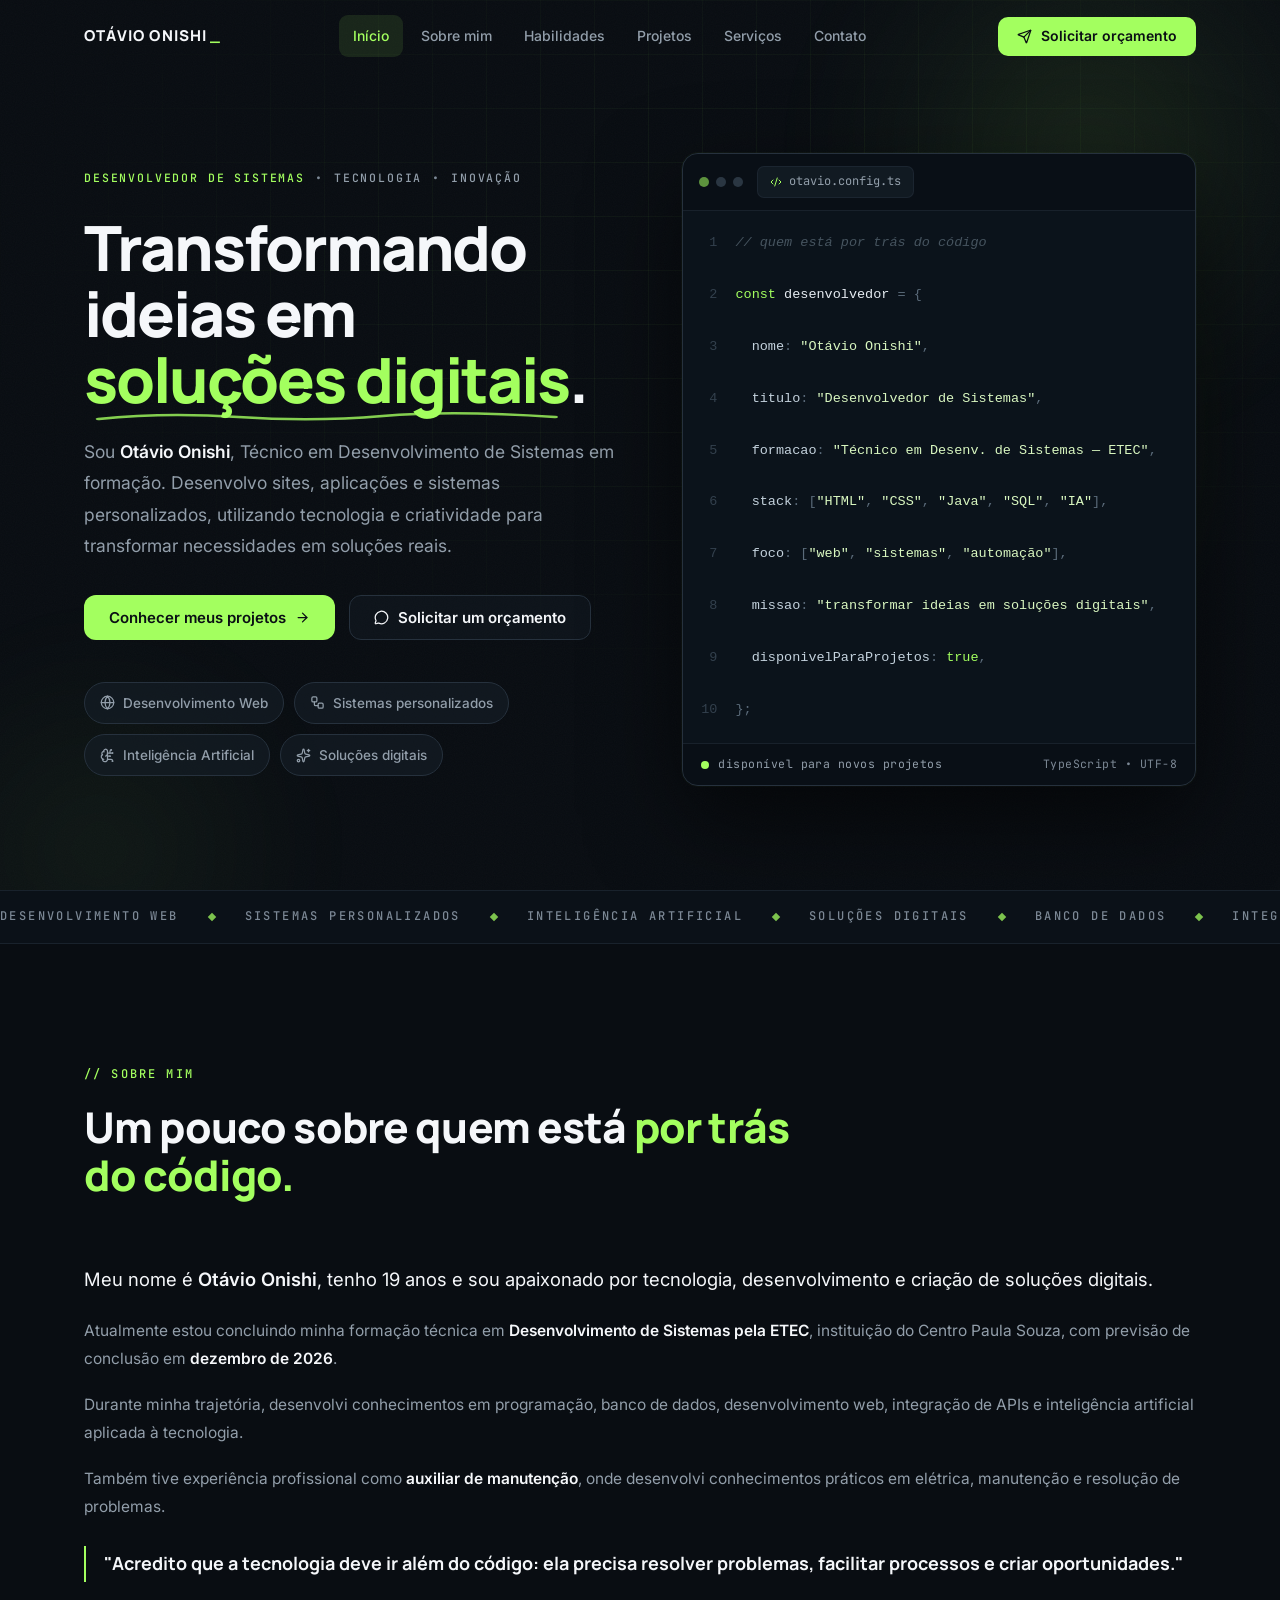
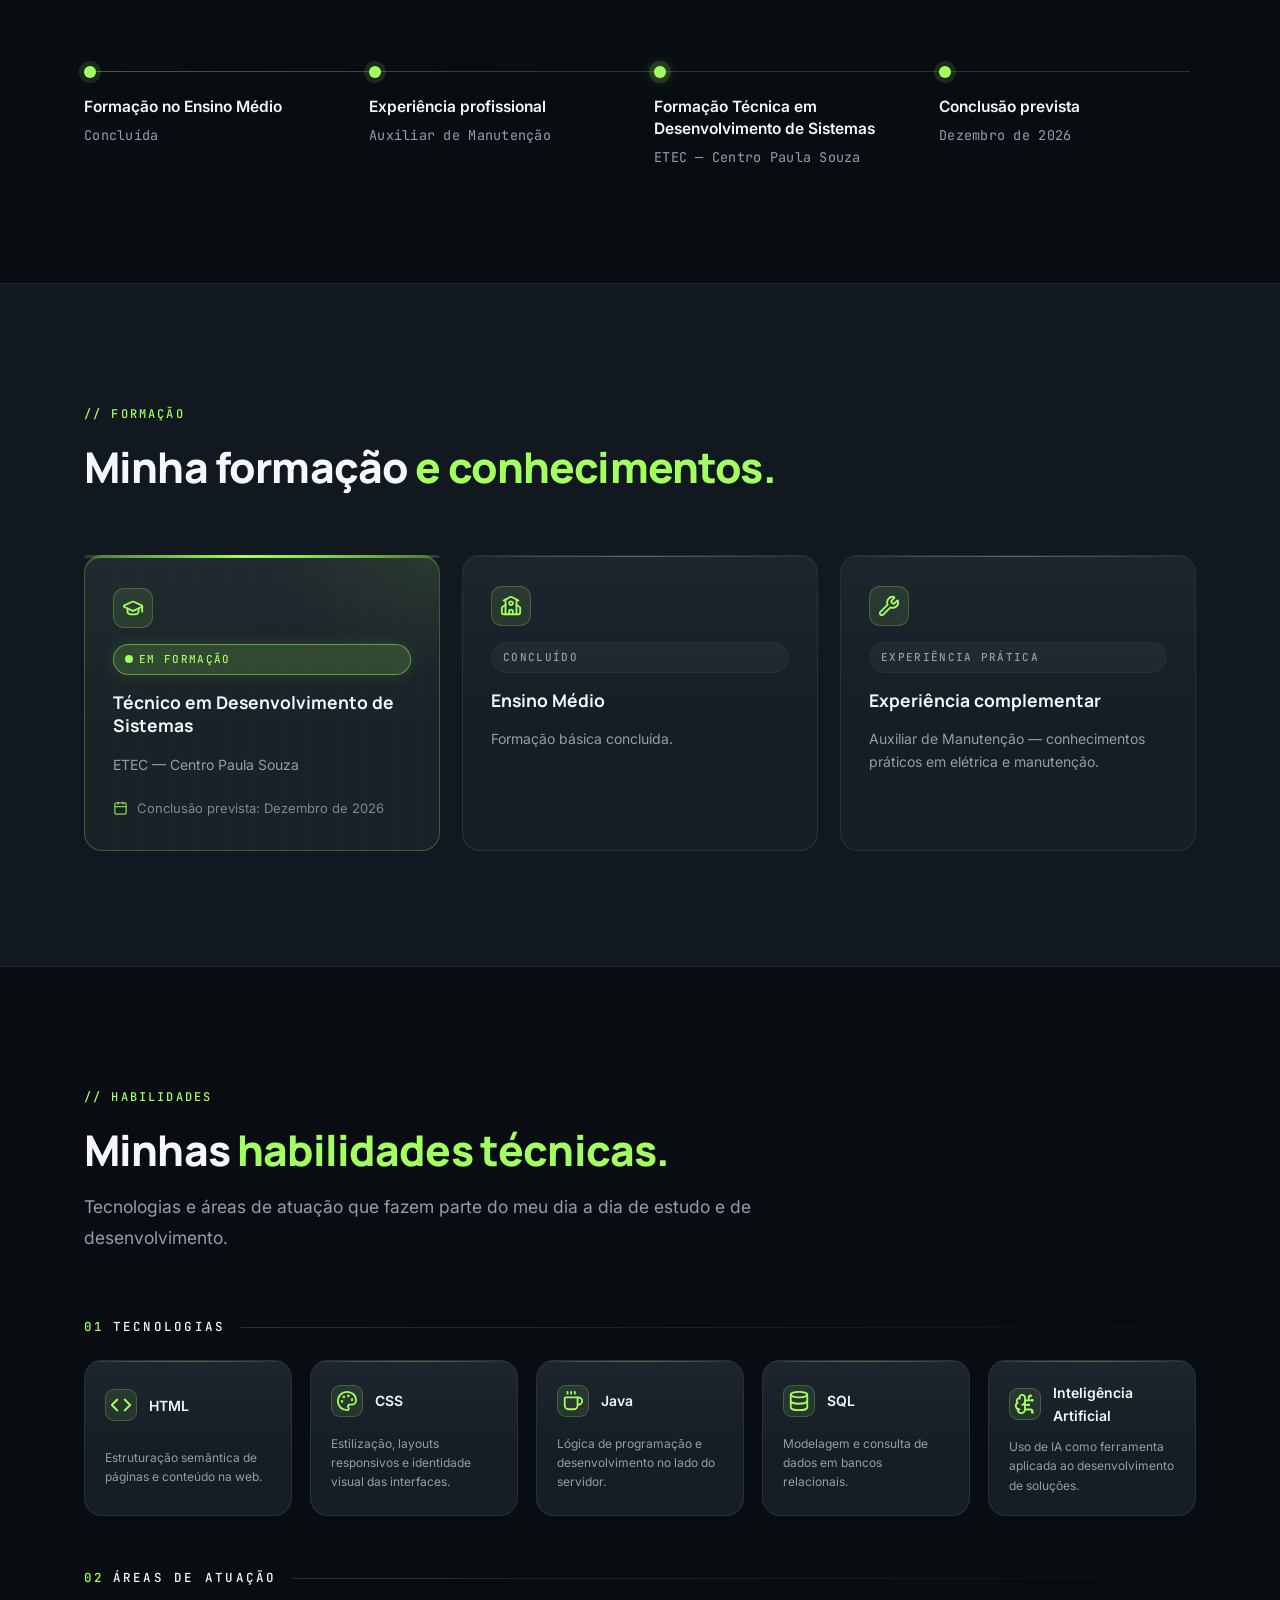
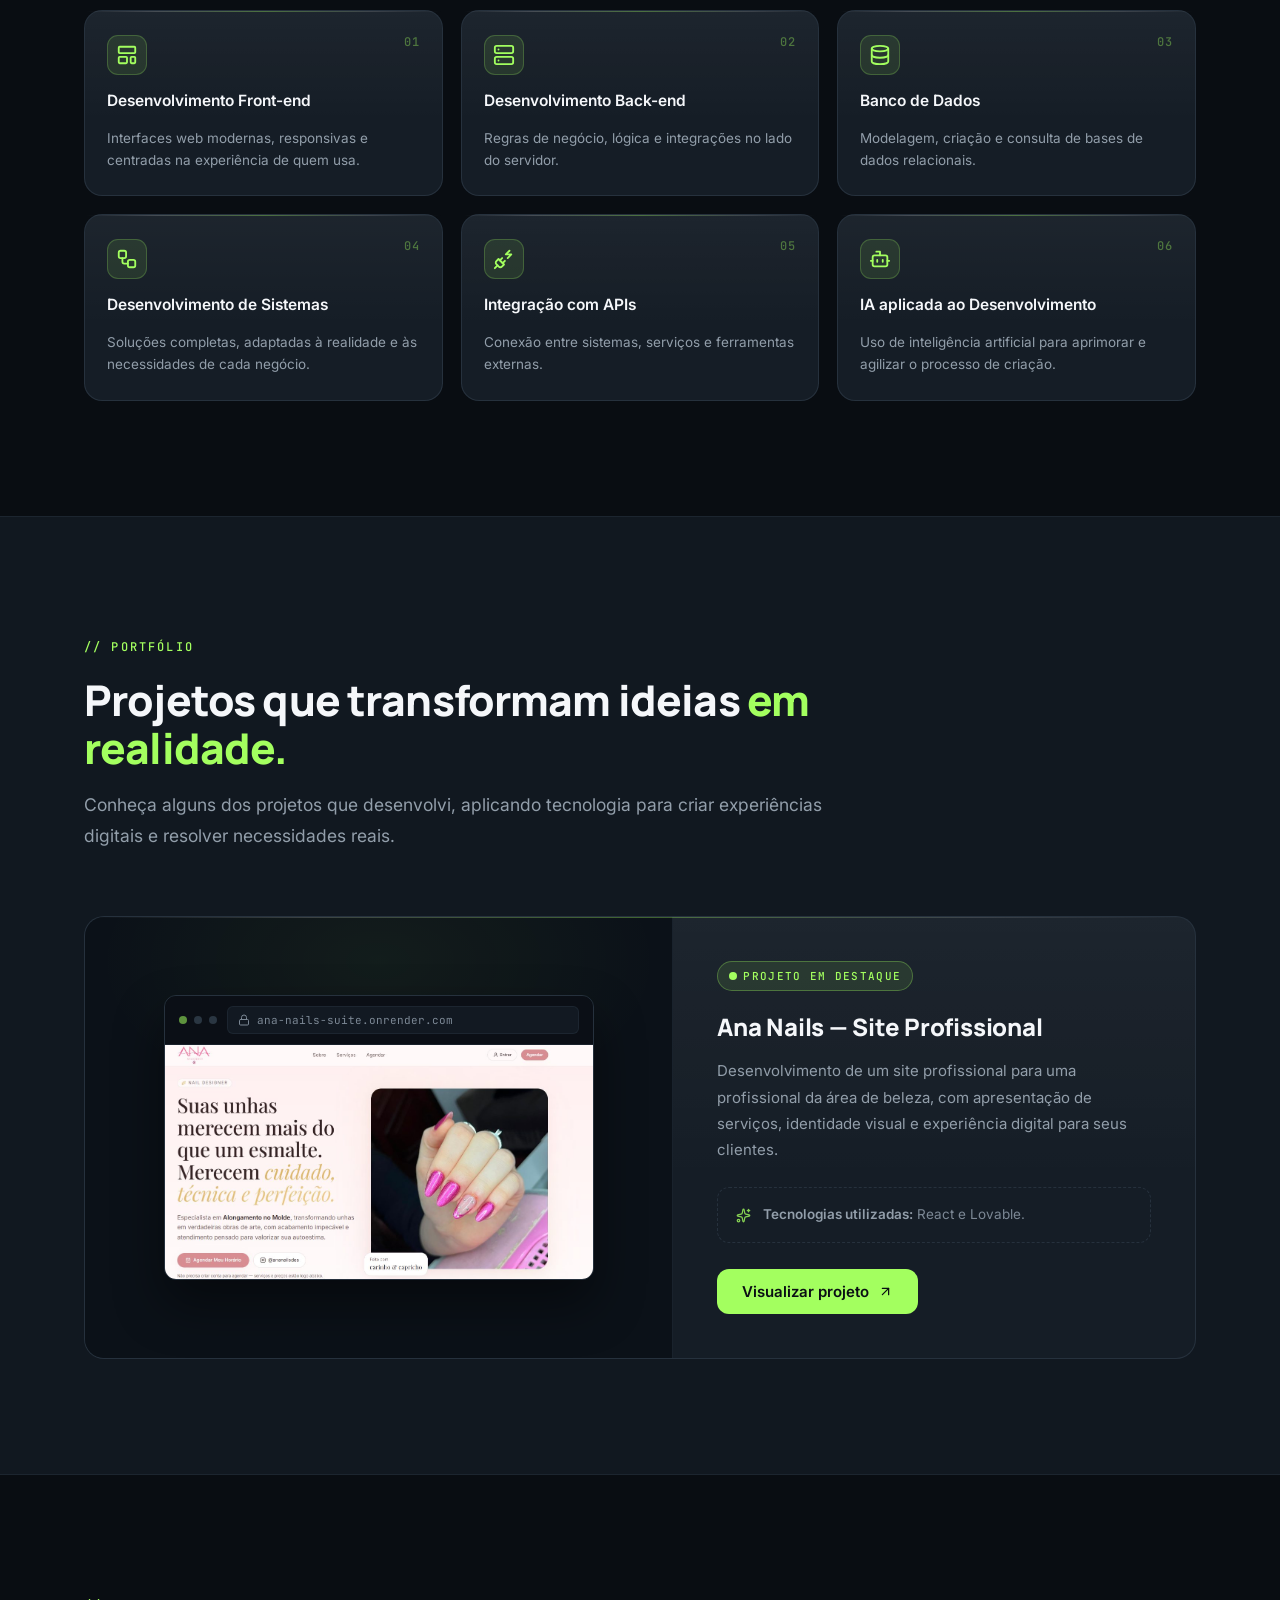
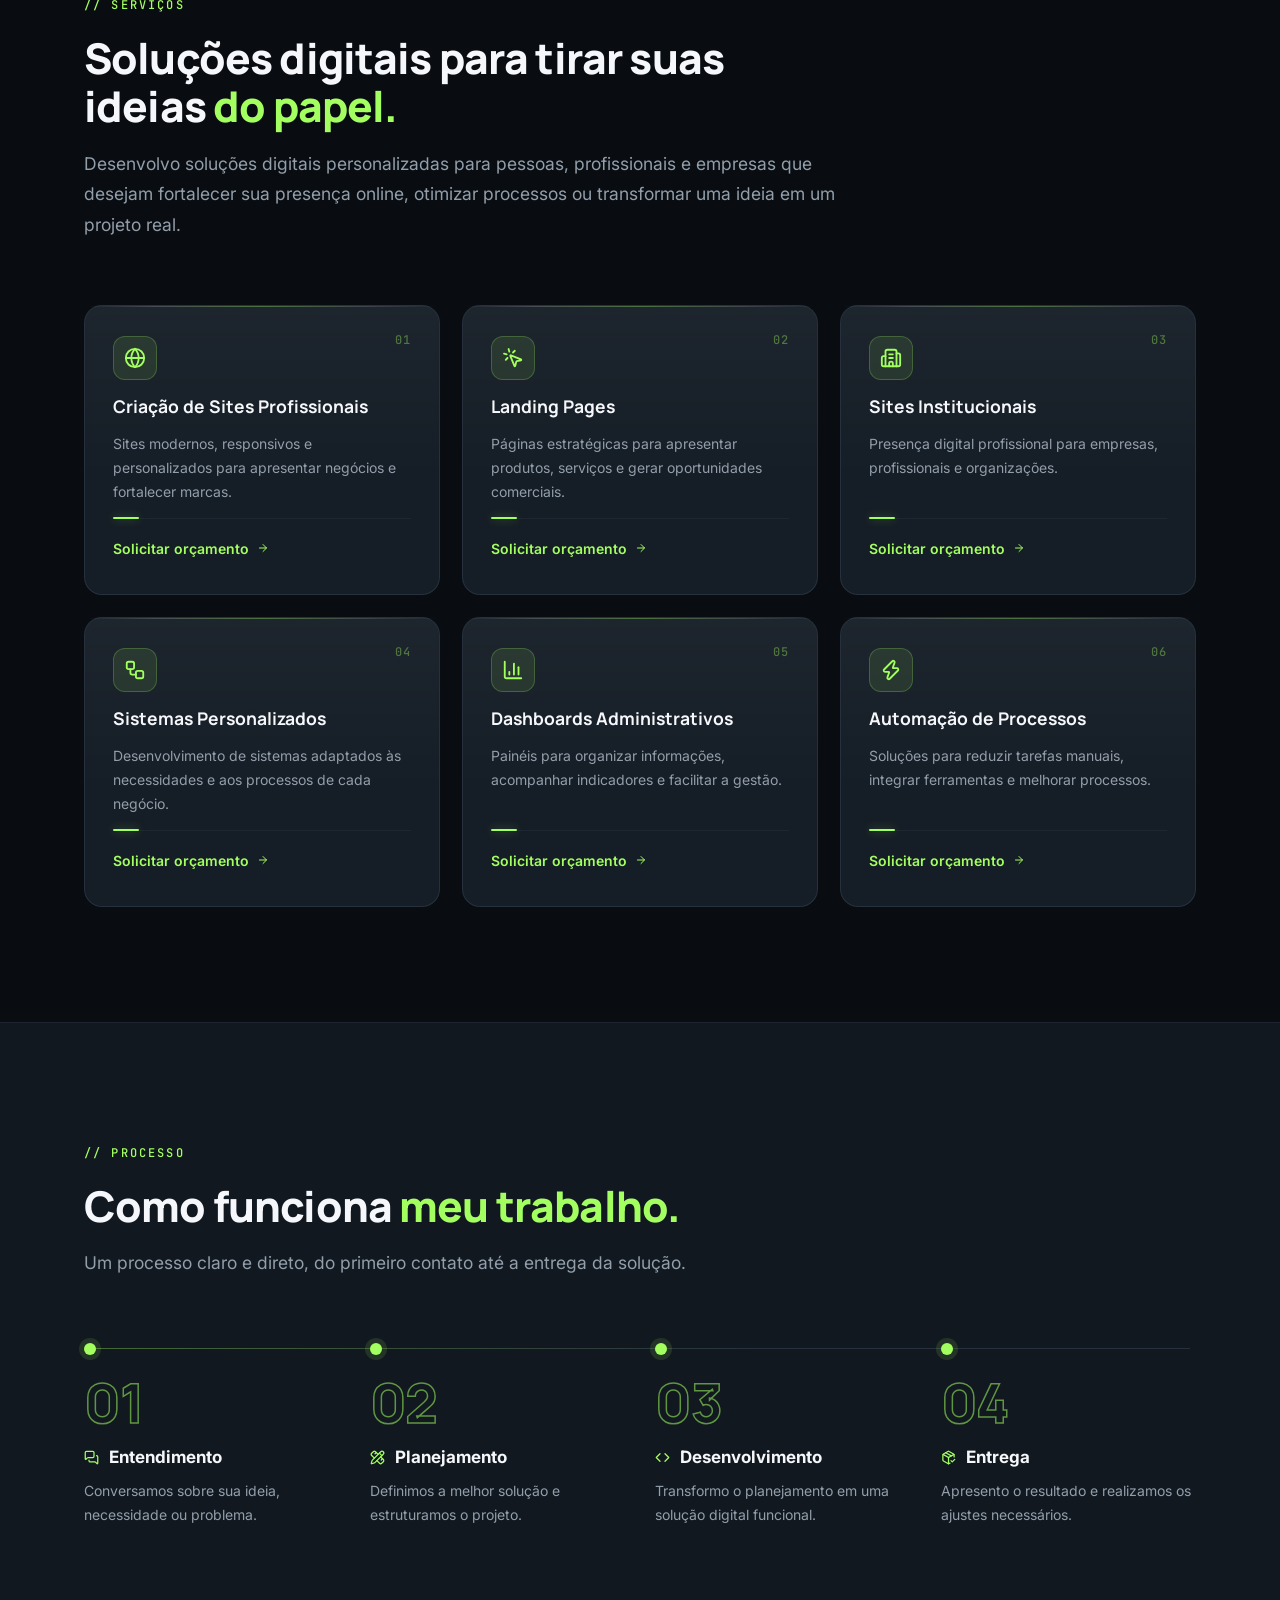
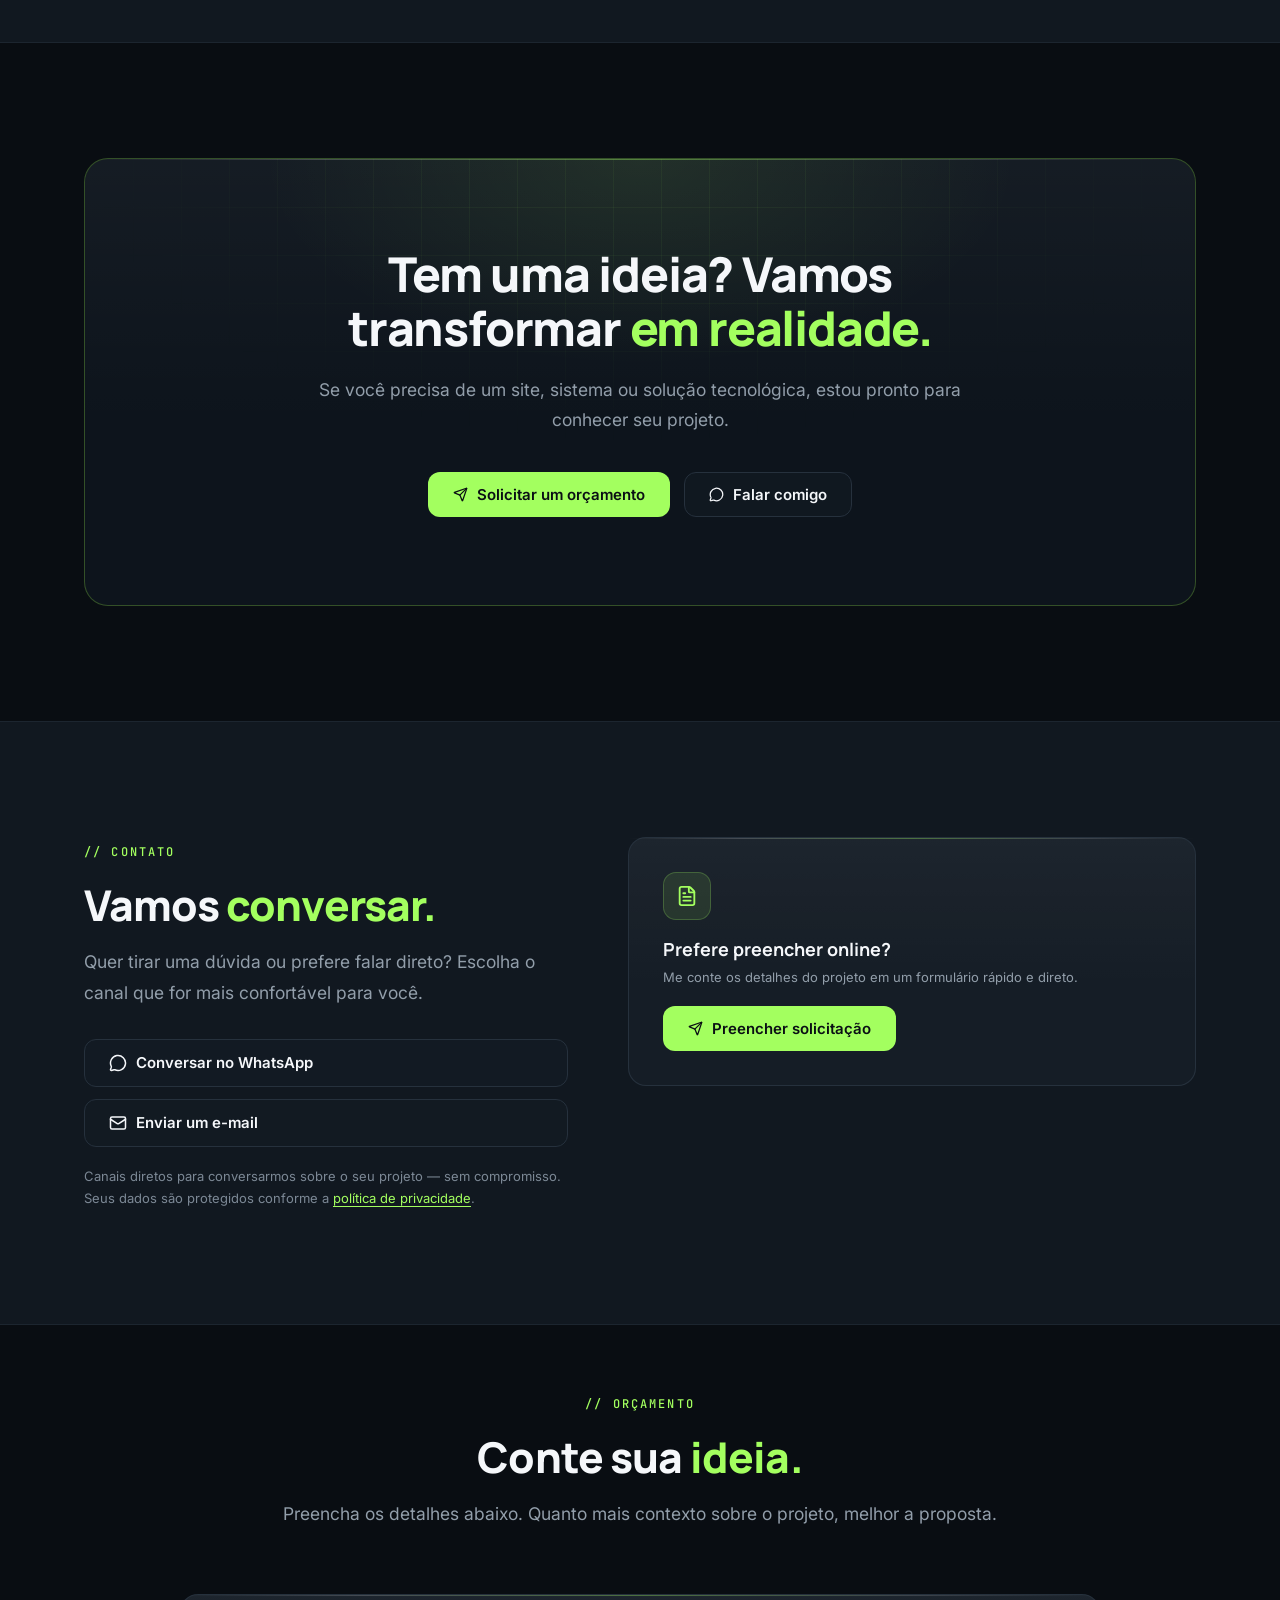
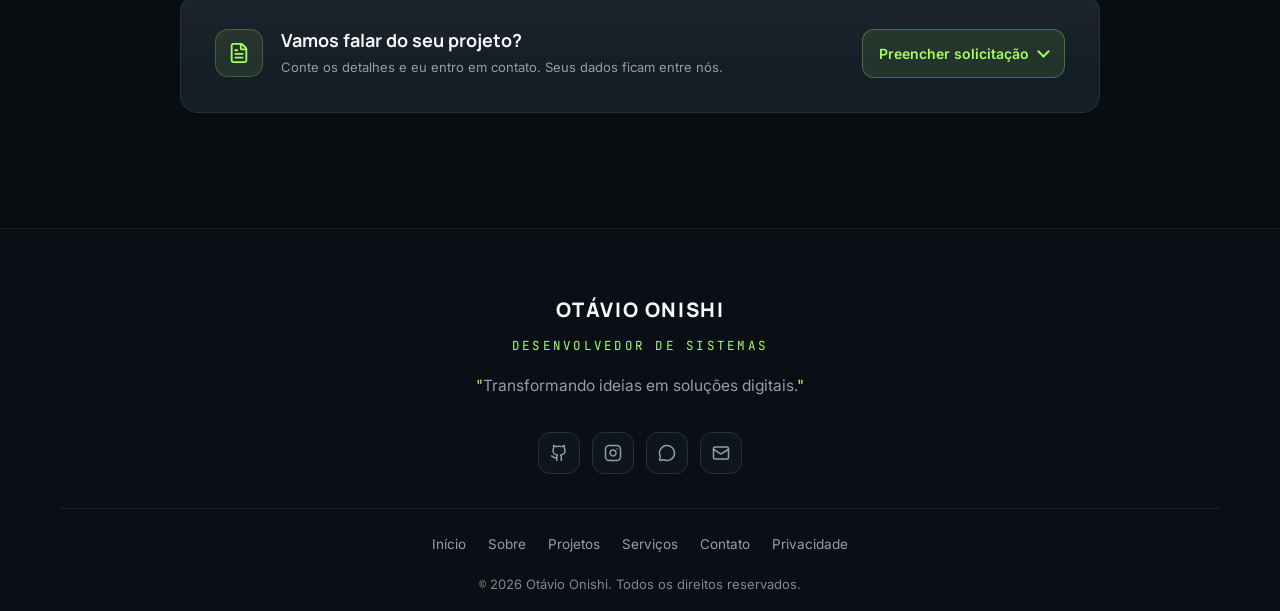
<file: index.html>
<!DOCTYPE html>
<html lang="pt-BR">
<head>
  <meta charset="UTF-8" />
  <meta name="viewport" content="width=device-width, initial-scale=1.0" />

  <!-- ===== SEO básico ===== -->
  <title>Otávio Onishi | Desenvolvedor de Sistemas</title>
  <meta name="description" content="Desenvolvedor de Sistemas em formação pela ETEC. Crio sites, landing pages, sistemas e dashboards personalizados. Solicite um orçamento." />
  <meta name="author" content="Otávio Onishi" />
  <meta name="robots" content="index, follow" />
  <meta name="theme-color" content="#090D12" />

  <link rel="canonical" href="https://otavioonishi.github.io/" />

  <!-- ===== Open Graph / compartilhamento ===== -->
  <meta property="og:type" content="website" />
  <meta property="og:locale" content="pt_BR" />
  <meta property="og:site_name" content="Otávio Onishi" />
  <meta property="og:url" content="https://otavioonishi.github.io/" />
  <meta property="og:title" content="Otávio Onishi — Desenvolvedor de Sistemas" />
  <meta property="og:description" content="Transformando ideias em soluções digitais. Sites, sistemas personalizados, dashboards e automação." />
  <meta property="og:image" content="https://otavioonishi.github.io/assets/img/og-cover.jpg" />
  <meta property="og:image:width" content="1200" />
  <meta property="og:image:height" content="630" />
  <meta property="og:image:alt" content="Otávio Onishi — Desenvolvedor de Sistemas" />
  <meta name="twitter:card" content="summary_large_image" />
  <meta name="twitter:title" content="Otávio Onishi — Desenvolvedor de Sistemas" />
  <meta name="twitter:description" content="Transformando ideias em soluções digitais. Sites, sistemas personalizados, dashboards e automação." />
  <meta name="twitter:image" content="https://otavioonishi.github.io/assets/img/og-cover.jpg" />

  <link rel="icon" href="assets/img/favicon.svg" type="image/svg+xml" />
  <link rel="apple-touch-icon" href="assets/img/apple-touch-icon.png" />

  <!-- Dados estruturados (SEO) -->
  <script type="application/ld+json">
  {
    "@context": "https://schema.org",
    "@graph": [
      {
        "@type": "Person",
        "@id": "https://otavioonishi.github.io/#pessoa",
        "name": "Otávio Onishi",
        "jobTitle": "Desenvolvedor de Sistemas",
        "url": "https://otavioonishi.github.io/",
        "image": "https://otavioonishi.github.io/assets/img/og-cover.jpg",
        "description": "Técnico em Desenvolvimento de Sistemas em formação pela ETEC (Centro Paula Souza). Desenvolve sites, aplicações e sistemas personalizados.",
        "knowsAbout": ["HTML", "CSS", "Java", "SQL", "Inteligência Artificial", "Desenvolvimento Web", "Banco de Dados", "Integração de APIs"],
        "alumniOf": { "@type": "EducationalOrganization", "name": "ETEC — Centro Paula Souza" },
        "sameAs": ["https://github.com/otavioonishi", "https://instagram.com/onishi.dev"]
      },
      {
        "@type": "ProfessionalService",
        "@id": "https://otavioonishi.github.io/#servicos",
        "name": "Otávio Onishi — Desenvolvimento de Sistemas",
        "url": "https://otavioonishi.github.io/",
        "image": "https://otavioonishi.github.io/assets/img/og-cover.jpg",
        "description": "Criação de sites profissionais, landing pages, sistemas personalizados, dashboards administrativos e automação de processos.",
        "areaServed": { "@type": "Country", "name": "Brasil" },
        "priceRange": "$$",
        "founder": { "@id": "https://otavioonishi.github.io/#pessoa" },
        "knowsAbout": ["Desenvolvimento Web", "Sistemas Personalizados", "Dashboards", "Automação de Processos", "Integração com APIs"]
      }
    ]
  }
  </script>

  <!-- Tipografia: Inter (corpo) + Manrope (títulos) + JetBrains Mono (código) -->
  <link rel="preconnect" href="https://fonts.googleapis.com" />
  <link rel="preconnect" href="https://fonts.gstatic.com" crossorigin />
  <link href="https://fonts.googleapis.com/css2?family=Inter:wght@400;500;600;700&family=Manrope:wght@700;800&family=JetBrains+Mono:ital,wght@0,400;0,500;1,400&display=swap" rel="stylesheet" />

  <!-- ===== Estilos (ordem importa) ===== -->
  <link rel="stylesheet" href="assets/css/base.css" />
  <link rel="stylesheet" href="assets/css/sections.css" />
  <link rel="stylesheet" href="assets/css/ui.css" />
  <link rel="stylesheet" href="assets/css/responsive.css" />
</head>
<body>
  <a class="skip-link" href="#inicio">Pular para o conteúdo</a>

  <!-- ==================== HEADER ==================== -->
  <header class="site-header" id="site-header">
    <div class="container header-inner">
      <a href="#inicio" class="logo" aria-label="Otávio Onishi — voltar ao início">OTÁVIO ONISHI<span class="cursor" aria-hidden="true">_</span></a>
      <nav class="nav" aria-label="Navegação principal">
        <a href="#inicio" class="active">Início</a>
        <a href="#sobre">Sobre mim</a>
        <a href="#habilidades">Habilidades</a>
        <a href="#projetos">Projetos</a>
        <a href="#servicos">Serviços</a>
        <a href="#contato">Contato</a>
      </nav>
      <div class="header-actions">
        <a href="#orcamento" class="btn btn-primary btn-sm header-cta" data-open-form>
          <span data-icon="send" class="ic-sm"></span>
          Solicitar orçamento
        </a>
        <button class="menu-btn" id="menu-btn" type="button" aria-expanded="false" aria-controls="mobile-menu" aria-label="Abrir menu de navegação">
          <span data-icon="menu" class="ic-lg ic-menu"></span>
          <span data-icon="x" class="ic-lg ic-close"></span>
        </button>
      </div>
    </div>
    <div class="mobile-menu" id="mobile-menu" inert>
      <nav aria-label="Navegação móvel">
        <a href="#inicio">Início<span data-icon="arrow-right" class="ic-sm"></span></a>
        <a href="#sobre">Sobre mim<span data-icon="arrow-right" class="ic-sm"></span></a>
        <a href="#habilidades">Habilidades<span data-icon="arrow-right" class="ic-sm"></span></a>
        <a href="#projetos">Projetos<span data-icon="arrow-right" class="ic-sm"></span></a>
        <a href="#servicos">Serviços<span data-icon="arrow-right" class="ic-sm"></span></a>
        <a href="#contato">Contato<span data-icon="arrow-right" class="ic-sm"></span></a>
      </nav>
      <a href="#orcamento" class="btn btn-primary btn-block mobile-cta" data-open-form>
        <span data-icon="send" class="ic-sm"></span>
        Solicitar orçamento
      </a>
    </div>
  </header>


  <main id="conteudo">
    <!-- ==================== HERO ==================== -->
    <section class="hero" id="inicio" aria-label="Apresentação">
      <div class="hero-bg" aria-hidden="true">
        <div class="hero-grid-lines"></div>
        <div class="hero-glow"></div>
        <div class="hero-glow-2"></div>
      </div>

      <div class="container hero-grid">
        <div class="hero-content">
          <p class="hero-eyebrow" data-hero-anim style="animation-delay:.05s">
            <b>Desenvolvedor de Sistemas</b><span class="sep" aria-hidden="true">•</span>
            <span>Tecnologia</span><span class="sep" aria-hidden="true">•</span>
            <span>Inovação</span>
          </p>

          <h1 class="hero-title" data-hero-anim style="animation-delay:.14s">
            Transformando ideias em
            <span class="accent">soluções digitais<svg class="squiggle" viewBox="0 0 200 12" preserveAspectRatio="none" aria-hidden="true" fill="none"><path d="M2 9 Q 30 2, 62 7 T 124 6 T 198 7" stroke="currentColor" stroke-width="2.5" stroke-linecap="round"/></svg></span>.
          </h1>

          <p class="hero-desc" data-hero-anim style="animation-delay:.23s">
            Sou <strong>Otávio Onishi</strong>, Técnico em Desenvolvimento de Sistemas em formação.
            Desenvolvo sites, aplicações e sistemas personalizados, utilizando tecnologia e
            criatividade para transformar necessidades em soluções reais.
          </p>

          <div class="hero-actions" data-hero-anim style="animation-delay:.32s">
            <a href="#projetos" class="btn btn-primary">
              Conhecer meus projetos
              <span data-icon="arrow-right" class="ic-sm"></span>
            </a>
            <a href="#orcamento" class="btn btn-ghost" data-open-form>
              <span data-icon="message-circle" class="ic-sm"></span>
              Solicitar um orçamento
            </a>
          </div>

          <ul class="hero-chips" aria-label="Áreas de atuação" data-hero-anim style="animation-delay:.42s">
            <li class="chip"><span data-icon="globe" class="ic-sm"></span>Desenvolvimento Web</li>
            <li class="chip"><span data-icon="workflow" class="ic-sm"></span>Sistemas personalizados</li>
            <li class="chip"><span data-icon="brain-circuit" class="ic-sm"></span>Inteligência Artificial</li>
            <li class="chip"><span data-icon="sparkles" class="ic-sm"></span>Soluções digitais</li>
          </ul>
        </div>

        <div class="editor-wrap" data-hero-anim style="animation-delay:.3s">
          <div class="editor-glow" aria-hidden="true"></div>
          <div class="editor" role="img" aria-label="Janela de código representando o perfil profissional de Otávio Onishi">
            <div class="editor-bar" aria-hidden="true">
              <div class="editor-dots"><span></span><span></span><span></span></div>
              <span class="editor-tab"><span data-icon="code-xml" class="ic-xs"></span>otavio.config.ts</span>
            </div>
            <div class="editor-body" aria-hidden="true">
              <pre><code><span class="code-line"><span class="code-ln">1</span><span><span class="tk-com">// quem está por trás do código</span></span></span>
<span class="code-line"><span class="code-ln">2</span><span><span class="tk-kw">const</span> <span class="tk-var">desenvolvedor</span> <span class="tk-p">=</span> <span class="tk-p">{</span></span></span>
<span class="code-line"><span class="code-ln">3</span><span>  <span class="tk-prop">nome</span><span class="tk-p">:</span> <span class="tk-str">"Otávio Onishi"</span><span class="tk-p">,</span></span></span>
<span class="code-line"><span class="code-ln">4</span><span>  <span class="tk-prop">titulo</span><span class="tk-p">:</span> <span class="tk-str">"Desenvolvedor de Sistemas"</span><span class="tk-p">,</span></span></span>
<span class="code-line"><span class="code-ln">5</span><span>  <span class="tk-prop">formacao</span><span class="tk-p">:</span> <span class="tk-str">"Técnico em Desenv. de Sistemas — ETEC"</span><span class="tk-p">,</span></span></span>
<span class="code-line"><span class="code-ln">6</span><span>  <span class="tk-prop">stack</span><span class="tk-p">:</span> <span class="tk-p">[</span><span class="tk-str">"HTML"</span><span class="tk-p">,</span> <span class="tk-str">"CSS"</span><span class="tk-p">,</span> <span class="tk-str">"Java"</span><span class="tk-p">,</span> <span class="tk-str">"SQL"</span><span class="tk-p">,</span> <span class="tk-str">"IA"</span><span class="tk-p">],</span></span></span>
<span class="code-line"><span class="code-ln">7</span><span>  <span class="tk-prop">foco</span><span class="tk-p">:</span> <span class="tk-p">[</span><span class="tk-str">"web"</span><span class="tk-p">,</span> <span class="tk-str">"sistemas"</span><span class="tk-p">,</span> <span class="tk-str">"automação"</span><span class="tk-p">],</span></span></span>
<span class="code-line"><span class="code-ln">8</span><span>  <span class="tk-prop">missao</span><span class="tk-p">:</span> <span class="tk-str">"transformar ideias em soluções digitais"</span><span class="tk-p">,</span></span></span>
<span class="code-line"><span class="code-ln">9</span><span>  <span class="tk-prop">disponivelParaProjetos</span><span class="tk-p">:</span> <span class="tk-bool">true</span><span class="tk-p">,</span></span></span>
<span class="code-line"><span class="code-ln">10</span><span><span class="tk-p">};</span></span></span></code></pre>
            </div>
            <div class="editor-foot">
              <span class="status"><span class="status-dot" aria-hidden="true"></span>disponível para novos projetos</span>
              <span class="meta">TypeScript • UTF-8</span>
            </div>
          </div>
        </div>
      </div>
    </section>

    <!-- ==================== FAIXA DE ÁREAS ==================== -->
    <div class="marquee" aria-hidden="true">
      <div class="marquee-track">
        <div class="marquee-group">
          <span class="marquee-item">Desenvolvimento Web</span>
          <span class="marquee-item">Sistemas Personalizados</span>
          <span class="marquee-item">Inteligência Artificial</span>
          <span class="marquee-item">Soluções Digitais</span>
          <span class="marquee-item">Banco de Dados</span>
          <span class="marquee-item">Integração com APIs</span>
          <span class="marquee-item">Automação de Processos</span>
          <span class="marquee-item">Landing Pages</span>
        </div>
        <div class="marquee-group">
          <span class="marquee-item">Desenvolvimento Web</span>
          <span class="marquee-item">Sistemas Personalizados</span>
          <span class="marquee-item">Inteligência Artificial</span>
          <span class="marquee-item">Soluções Digitais</span>
          <span class="marquee-item">Banco de Dados</span>
          <span class="marquee-item">Integração com APIs</span>
          <span class="marquee-item">Automação de Processos</span>
          <span class="marquee-item">Landing Pages</span>
        </div>
      </div>
    </div>


    <!-- ==================== SOBRE MIM ==================== -->
    <section class="section" id="sobre">
      <div class="container">
        <div class="section-head" data-reveal>
          <span class="eyebrow">// sobre mim</span>
          <h2 class="title">Um pouco sobre quem está <span class="ac">por trás do código.</span></h2>
        </div>

        <div class="about-text" data-reveal>
          <p class="lede">Meu nome é <strong>Otávio Onishi</strong>, tenho 19 anos e sou apaixonado por tecnologia, desenvolvimento e criação de soluções digitais.</p>
          <p>Atualmente estou concluindo minha formação técnica em <strong>Desenvolvimento de Sistemas pela ETEC</strong>, instituição do Centro Paula Souza, com previsão de conclusão em <strong>dezembro de 2026</strong>.</p>
          <p>Durante minha trajetória, desenvolvi conhecimentos em programação, banco de dados, desenvolvimento web, integração de APIs e inteligência artificial aplicada à tecnologia.</p>
          <p>Também tive experiência profissional como <strong>auxiliar de manutenção</strong>, onde desenvolvi conhecimentos práticos em elétrica, manutenção e resolução de problemas.</p>
          <div class="about-quote">"Acredito que a tecnologia deve ir além do código: ela precisa resolver problemas, facilitar processos e criar oportunidades."</div>
        </div>

        <ol class="timeline" aria-label="Linha do tempo da trajetória" data-reveal-group>
          <li class="t-item">
            <h3>Formação no Ensino Médio</h3>
            <p>Concluída</p>
          </li>
          <li class="t-item">
            <h3>Experiência profissional</h3>
            <p>Auxiliar de Manutenção</p>
          </li>
          <li class="t-item t-now">
            <h3>Formação Técnica em Desenvolvimento de Sistemas</h3>
            <p>ETEC — Centro Paula Souza</p>
          </li>
          <li class="t-item">
            <h3>Conclusão prevista</h3>
            <p>Dezembro de 2026</p>
          </li>
        </ol>
      </div>
    </section>

    <!-- ==================== FORMAÇÃO E CONHECIMENTOS ==================== -->
    <section class="section section-alt" id="formacao">
      <div class="container">
        <div class="section-head" data-reveal>
          <span class="eyebrow">// formação</span>
          <h2 class="title">Minha formação <span class="ac">e conhecimentos.</span></h2>
        </div>

        <div class="formation-grid" data-reveal-group>
          <article class="card lift f-card f-card-accent">
            <div class="icon-box"><span data-icon="graduation-cap" class="ic-lg"></span></div>
            <span class="badge badge-green"><span class="status-dot" aria-hidden="true"></span>Em formação</span>
            <h3>Técnico em Desenvolvimento de Sistemas</h3>
            <p class="org">ETEC — Centro Paula Souza</p>
            <p class="meta"><span data-icon="calendar" class="ic-sm"></span>Conclusão prevista: Dezembro de 2026</p>
          </article>

          <article class="card lift f-card">
            <div class="icon-box"><span data-icon="school" class="ic-lg"></span></div>
            <span class="badge badge-neutral">Concluído</span>
            <h3>Ensino Médio</h3>
            <p class="org">Formação básica concluída.</p>
          </article>

          <article class="card lift f-card">
            <div class="icon-box"><span data-icon="wrench" class="ic-lg"></span></div>
            <span class="badge badge-neutral">Experiência prática</span>
            <h3>Experiência complementar</h3>
            <p class="org">Auxiliar de Manutenção — conhecimentos práticos em elétrica e manutenção.</p>
          </article>
        </div>
      </div>
    </section>

    <!-- ==================== HABILIDADES TÉCNICAS ==================== -->
    <section class="section" id="habilidades">
      <div class="container">
        <div class="section-head" data-reveal>
          <span class="eyebrow">// habilidades</span>
          <h2 class="title">Minhas <span class="ac">habilidades técnicas.</span></h2>
          <p class="lead">Tecnologias e áreas de atuação que fazem parte do meu dia a dia de estudo e de desenvolvimento.</p>
        </div>

        <h3 class="skills-sub" data-reveal><span>01</span>Tecnologias</h3>
        <div class="skills-tech" data-reveal-group>
          <article class="card lift skill-card">
            <div class="icon-box"><span data-icon="code" class="ic-lg"></span></div>
            <h3>HTML</h3>
            <p>Estruturação semântica de páginas e conteúdo na web.</p>
          </article>
          <article class="card lift skill-card">
            <div class="icon-box"><span data-icon="palette" class="ic-lg"></span></div>
            <h3>CSS</h3>
            <p>Estilização, layouts responsivos e identidade visual das interfaces.</p>
          </article>
          <article class="card lift skill-card">
            <div class="icon-box"><span data-icon="coffee" class="ic-lg"></span></div>
            <h3>Java</h3>
            <p>Lógica de programação e desenvolvimento no lado do servidor.</p>
          </article>
          <article class="card lift skill-card">
            <div class="icon-box"><span data-icon="database" class="ic-lg"></span></div>
            <h3>SQL</h3>
            <p>Modelagem e consulta de dados em bancos relacionais.</p>
          </article>
          <article class="card lift skill-card">
            <div class="icon-box"><span data-icon="brain-circuit" class="ic-lg"></span></div>
            <h3>Inteligência Artificial</h3>
            <p>Uso de IA como ferramenta aplicada ao desenvolvimento de soluções.</p>
          </article>
        </div>

        <h3 class="skills-sub" data-reveal><span>02</span>Áreas de atuação</h3>
        <div class="skills-areas" data-reveal-group>
          <article class="card lift skill-card">
            <div class="icon-box"><span data-icon="layout-template" class="ic-lg"></span></div>
            <h3>Desenvolvimento Front-end</h3>
            <p>Interfaces web modernas, responsivas e centradas na experiência de quem usa.</p>
          </article>
          <article class="card lift skill-card">
            <div class="icon-box"><span data-icon="server" class="ic-lg"></span></div>
            <h3>Desenvolvimento Back-end</h3>
            <p>Regras de negócio, lógica e integrações no lado do servidor.</p>
          </article>
          <article class="card lift skill-card">
            <div class="icon-box"><span data-icon="database" class="ic-lg"></span></div>
            <h3>Banco de Dados</h3>
            <p>Modelagem, criação e consulta de bases de dados relacionais.</p>
          </article>
          <article class="card lift skill-card">
            <div class="icon-box"><span data-icon="workflow" class="ic-lg"></span></div>
            <h3>Desenvolvimento de Sistemas</h3>
            <p>Soluções completas, adaptadas à realidade e às necessidades de cada negócio.</p>
          </article>
          <article class="card lift skill-card">
            <div class="icon-box"><span data-icon="plug-zap" class="ic-lg"></span></div>
            <h3>Integração com APIs</h3>
            <p>Conexão entre sistemas, serviços e ferramentas externas.</p>
          </article>
          <article class="card lift skill-card">
            <div class="icon-box"><span data-icon="bot" class="ic-lg"></span></div>
            <h3>IA aplicada ao Desenvolvimento</h3>
            <p>Uso de inteligência artificial para aprimorar e agilizar o processo de criação.</p>
          </article>
        </div>
      </div>
    </section>


    <!-- ==================== PROJETOS ==================== -->
    <section class="section section-alt" id="projetos">
      <div class="container">
        <div class="section-head" data-reveal>
          <span class="eyebrow">// portfólio</span>
          <h2 class="title">Projetos que transformam ideias <span class="ac">em realidade.</span></h2>
          <p class="lead">Conheça alguns dos projetos que desenvolvi, aplicando tecnologia para criar experiências digitais e resolver necessidades reais.</p>
        </div>

        <div id="projects-list">
          <!-- ============================================================
               PROJETO 1 — Ana Nails
               Para adicionar novos projetos futuramente, duplique este
               bloco <article> abaixo e atualize os textos, a imagem e o link.
               ============================================================ -->
          <article class="card lift project-card" data-reveal>
            <div class="project-media">
              <div class="browser">
                <div class="browser-bar" aria-hidden="true">
                  <div class="editor-dots"><span></span><span></span><span></span></div>
                  <span class="browser-url"><span data-icon="lock" class="ic-xs"></span>ana-nails-suite.onrender.com</span>
                </div>
                <div class="browser-body browser-body--shot">
                  <img src="assets/img/projetos/ana-nails.jpg" alt="Página inicial do site da Ana Nails — nail designer, com apresentação de serviços e agendamento de horários" width="1155" height="630" loading="lazy">
                </div>
              </div>
            </div>

            <div class="project-info">
              <span class="badge badge-green"><span class="status-dot" aria-hidden="true"></span>Projeto em destaque</span>
              <h3>Ana Nails — Site Profissional</h3>
              <p>Desenvolvimento de um site profissional para uma profissional da área de beleza, com apresentação de serviços, identidade visual e experiência digital para seus clientes.</p>

              <div class="tech-slot">
                <span data-icon="sparkles" class="ic-sm"></span>
                <span><strong>Tecnologias utilizadas:</strong> React e Lovable.</span>
              </div>

              <div class="project-actions">
                <a href="#" id="project-btn" class="btn btn-primary" data-config-key="anaNailsLink" aria-disabled="true">
                  Visualizar projeto
                  <span data-icon="arrow-up-right" class="ic-sm"></span>
                </a>
                <span class="pending-note" id="project-pending-note">Link do projeto será adicionado em breve.</span>
              </div>
            </div>
          </article>
          <!-- ============================================================
               MODELO PARA NOVOS PROJETOS (duplicar e preencher):
               <article class="card lift project-card" data-reveal>
                 <div class="project-media"> … mesma estrutura acima … </div>
                 <div class="project-info">
                   <span class="badge badge-green">…</span>
                   <h3>Nome do projeto</h3>
                   <p>Descrição…</p>
                   <div class="tech-slot">…</div>
                   <div class="project-actions"><a href="LINK" class="btn btn-primary">Visualizar projeto …</a></div>
                 </div>
               </article>
               ============================================================ -->
        </div>
      </div>
    </section>

    <!-- ==================== SERVIÇOS ==================== -->
    <section class="section" id="servicos">
      <div class="container">
        <div class="section-head" data-reveal>
          <span class="eyebrow">// serviços</span>
          <h2 class="title">Soluções digitais para tirar suas ideias <span class="ac">do papel.</span></h2>
          <p class="lead">Desenvolvo soluções digitais personalizadas para pessoas, profissionais e empresas que desejam fortalecer sua presença online, otimizar processos ou transformar uma ideia em um projeto real.</p>
        </div>

        <div class="services-grid" data-reveal-group>
          <article class="card lift service-card">
            <div class="icon-box"><span data-icon="globe" class="ic-lg"></span></div>
            <h3>Criação de Sites Profissionais</h3>
            <p>Sites modernos, responsivos e personalizados para apresentar negócios e fortalecer marcas.</p>
            <a href="#orcamento" class="service-cta js-orcamento" data-service="site-profissional">Solicitar orçamento<span data-icon="arrow-right" class="ic-xs service-cta-arrow"></span></a>
          </article>

          <article class="card lift service-card">
            <div class="icon-box"><span data-icon="mouse-pointer-click" class="ic-lg"></span></div>
            <h3>Landing Pages</h3>
            <p>Páginas estratégicas para apresentar produtos, serviços e gerar oportunidades comerciais.</p>
            <a href="#orcamento" class="service-cta js-orcamento" data-service="landing-page">Solicitar orçamento<span data-icon="arrow-right" class="ic-xs service-cta-arrow"></span></a>
          </article>

          <article class="card lift service-card">
            <div class="icon-box"><span data-icon="building-2" class="ic-lg"></span></div>
            <h3>Sites Institucionais</h3>
            <p>Presença digital profissional para empresas, profissionais e organizações.</p>
            <a href="#orcamento" class="service-cta js-orcamento" data-service="site-institucional">Solicitar orçamento<span data-icon="arrow-right" class="ic-xs service-cta-arrow"></span></a>
          </article>

          <article class="card lift service-card">
            <div class="icon-box"><span data-icon="workflow" class="ic-lg"></span></div>
            <h3>Sistemas Personalizados</h3>
            <p>Desenvolvimento de sistemas adaptados às necessidades e aos processos de cada negócio.</p>
            <a href="#orcamento" class="service-cta js-orcamento" data-service="sistema-personalizado">Solicitar orçamento<span data-icon="arrow-right" class="ic-xs service-cta-arrow"></span></a>
          </article>

          <article class="card lift service-card">
            <div class="icon-box"><span data-icon="chart-column" class="ic-lg"></span></div>
            <h3>Dashboards Administrativos</h3>
            <p>Painéis para organizar informações, acompanhar indicadores e facilitar a gestão.</p>
            <a href="#orcamento" class="service-cta js-orcamento" data-service="dashboard">Solicitar orçamento<span data-icon="arrow-right" class="ic-xs service-cta-arrow"></span></a>
          </article>

          <article class="card lift service-card">
            <div class="icon-box"><span data-icon="zap" class="ic-lg"></span></div>
            <h3>Automação de Processos</h3>
            <p>Soluções para reduzir tarefas manuais, integrar ferramentas e melhorar processos.</p>
            <a href="#orcamento" class="service-cta js-orcamento" data-service="automacao">Solicitar orçamento<span data-icon="arrow-right" class="ic-xs service-cta-arrow"></span></a>
          </article>
        </div>
      </div>
    </section>

    <!-- ==================== PROCESSO ==================== -->
    <section class="section section-alt" id="processo">
      <div class="container">
        <div class="section-head" data-reveal>
          <span class="eyebrow">// processo</span>
          <h2 class="title">Como funciona <span class="ac">meu trabalho.</span></h2>
          <p class="lead">Um processo claro e direto, do primeiro contato até a entrega da solução.</p>
        </div>

        <ol class="process-grid" data-reveal-group>
          <li class="step">
            <div class="step-num" aria-hidden="true">01</div>
            <h3><span data-icon="messages-square" class="ic-sm"></span>Entendimento</h3>
            <p>Conversamos sobre sua ideia, necessidade ou problema.</p>
          </li>
          <li class="step">
            <div class="step-num" aria-hidden="true">02</div>
            <h3><span data-icon="pencil-ruler" class="ic-sm"></span>Planejamento</h3>
            <p>Definimos a melhor solução e estruturamos o projeto.</p>
          </li>
          <li class="step">
            <div class="step-num" aria-hidden="true">03</div>
            <h3><span data-icon="code" class="ic-sm"></span>Desenvolvimento</h3>
            <p>Transformo o planejamento em uma solução digital funcional.</p>
          </li>
          <li class="step">
            <div class="step-num" aria-hidden="true">04</div>
            <h3><span data-icon="package-check" class="ic-sm"></span>Entrega</h3>
            <p>Apresento o resultado e realizamos os ajustes necessários.</p>
          </li>
        </ol>
      </div>
    </section>

    <!-- ==================== CHAMADA PARA AÇÃO ==================== -->
    <section class="section" id="cta">
      <div class="container">
        <div class="lift cta-card" data-reveal>
          <div class="cta-grid-lines" aria-hidden="true"></div>
          <div class="cta-inner">
            <h2>Tem uma ideia? Vamos transformar <span class="ac">em realidade.</span></h2>
            <p>Se você precisa de um site, sistema ou solução tecnológica, estou pronto para conhecer seu projeto.</p>
            <div class="cta-actions">
              <a href="#orcamento" class="btn btn-primary" data-open-form>
                <span data-icon="send" class="ic-sm"></span>
                Solicitar um orçamento
              </a>
              <button type="button" class="btn btn-ghost" id="cta-talk">
                <span data-icon="message-circle" class="ic-sm"></span>
                Falar comigo
              </button>
            </div>
          </div>
        </div>
      </div>
    </section>


    <!-- ==================== CONTATO ==================== -->
    <section class="section section-alt" id="contato">
      <div class="container">
        <div class="contact-grid">
          <div data-reveal>
            <span class="eyebrow">// contato</span>
            <h2 class="title">Vamos <span class="ac">conversar.</span></h2>
            <p class="lead">Quer tirar uma dúvida ou prefere falar direto? Escolha o canal que for mais confortável para você.</p>

            <div class="channels">
              <button type="button" class="btn btn-ghost" id="channel-whatsapp">
                <span data-icon="message-circle" class="ic"></span>
                Conversar no WhatsApp
              </button>
              <button type="button" class="btn btn-ghost" id="channel-email">
                <span data-icon="mail" class="ic"></span>
                Enviar um e-mail
              </button>
            </div>
            <p class="contact-note">Canais diretos para conversarmos sobre o seu projeto — sem compromisso. Seus dados são protegidos conforme a <a href="privacidade.html">política de privacidade</a>.</p>
          </div>

          <div class="card lift contact-cta" data-reveal>
            <span class="icon-box"><span data-icon="file-text" class="ic-lg"></span></span>
            <div class="form-gate-copy">
              <strong>Prefere preencher online?</strong>
              <small>Me conte os detalhes do projeto em um formulário rápido e direto.</small>
            </div>
            <a href="#orcamento" class="btn btn-primary" data-open-form>
              <span data-icon="send" class="ic-sm"></span>
              Preencher solicitação
            </a>
          </div>
        </div>
      </div>
    </section>

    <!-- ==================== ORÇAMENTO / FORMULÁRIO ==================== -->
    <section class="section" id="orcamento" aria-labelledby="orcamento-title">
      <div class="container">
        <div class="section-head center" data-reveal>
          <span class="eyebrow">// orçamento</span>
          <h2 class="title" id="orcamento-title">Conte sua <span class="ac">ideia.</span></h2>
          <p class="lead">Preencha os detalhes abaixo. Quanto mais contexto sobre o projeto, melhor a proposta.</p>
        </div>

        <details class="card form-gate" id="form-gate" data-reveal>
          <summary class="form-gate-trigger">
            <span class="icon-box"><span data-icon="file-text" class="ic-lg"></span></span>
            <span class="form-gate-copy">
              <strong>Vamos falar do seu projeto?</strong>
              <small>Conte os detalhes e eu entro em contato. Seus dados ficam entre nós.</small>
            </span>
            <span class="form-gate-action">
              <span>Preencher solicitação</span>
              <span class="gate-chevron" aria-hidden="true"></span>
            </span>
          </summary>

          <div class="form-body">
            <form class="form-card" id="form-card" novalidate>
              <div class="form-grid">
                <div class="field">
                  <label for="f-nome">Nome completo <span class="req" aria-hidden="true">*</span></label>
                  <input type="text" id="f-nome" name="nome" placeholder="Seu nome completo" autocomplete="name" aria-describedby="err-nome" required />
                  <p class="err" id="err-nome">Informe seu nome completo.</p>
                </div>

                <div class="field">
                  <label for="f-email">E-mail <span class="req" aria-hidden="true">*</span></label>
                  <input type="email" id="f-email" name="email" placeholder="voce@email.com" autocomplete="email" aria-describedby="err-email" required />
                  <p class="err" id="err-email">Informe um e-mail válido.</p>
                </div>

                <div class="field">
                  <label for="f-zap">WhatsApp <span class="req" aria-hidden="true">*</span></label>
                  <input type="tel" id="f-zap" name="whatsapp" placeholder="(11) 98765-4321" inputmode="tel" autocomplete="tel" aria-describedby="err-zap" required />
                  <p class="err" id="err-zap">Informe um WhatsApp válido com DDD.</p>
                </div>

                <div class="field">
                  <label for="f-tipo">Tipo de serviço desejado <span class="req" aria-hidden="true">*</span></label>
                  <select id="f-tipo" name="tipo" aria-describedby="err-tipo" required>
                    <option value="" selected disabled>Selecione uma opção</option>
                    <option value="site-profissional">Site profissional</option>
                    <option value="landing-page">Landing page</option>
                    <option value="site-institucional">Site institucional</option>
                    <option value="sistema-personalizado">Sistema personalizado</option>
                    <option value="dashboard">Dashboard</option>
                    <option value="automacao">Automação</option>
                    <option value="outro">Outro</option>
                  </select>
                  <p class="err" id="err-tipo">Selecione o tipo de serviço.</p>
                </div>

                <div class="field field-full">
                  <label for="f-desc">Descrição do projeto <span class="req" aria-hidden="true">*</span></label>
                  <textarea id="f-desc" name="descricao" rows="5" maxlength="1500" placeholder="Conte sobre o projeto: objetivo, o que precisa ter, referências que goste…" aria-describedby="err-desc" required></textarea>
                  <p class="err" id="err-desc">Descreva brevemente o projeto (mínimo de 10 caracteres).</p>
                </div>

                <div class="field field-full">
                  <label for="f-prazo">Prazo desejado <span class="opt">(opcional)</span></label>
                  <input type="text" id="f-prazo" name="prazo" maxlength="120" placeholder="Ex.: até o final do mês, em 3 semanas, flexível…" />
                </div>
              </div>

              <div class="form-submit">
                <button type="submit" class="btn btn-primary">
                  <span data-icon="send" class="ic-sm"></span>
                  Enviar solicitação
                </button>
                <p class="form-hint">Seus dados são usados apenas para responder à sua solicitação. <a href="privacidade.html">Política de privacidade</a>.</p>
              </div>

              <div class="form-alert" id="form-alert" role="alert"></div>
            </form>
          </div>
        </details>
      </div>
    </section>
  </main>

  <!-- ==================== RODAPÉ ==================== -->
  <footer class="site-footer">
    <div class="container footer-inner">
      <p class="footer-logo">OTÁVIO ONISHI</p>
      <p class="footer-role">Desenvolvedor de Sistemas</p>
      <p class="footer-tagline"><span class="ac">"</span>Transformando ideias em soluções digitais.<span class="ac">"</span></p>

      <div class="footer-social">
        <a href="#" data-config-key="github" id="link-github" aria-label="GitHub de Otávio Onishi" title="GitHub">
          <span data-icon="github" class="ic"></span>
        </a>
        <a href="#" data-config-key="instagram" id="link-instagram" aria-label="Instagram de Otávio Onishi" title="Instagram">
          <span data-icon="instagram" class="ic"></span>
        </a>
        <a href="#" data-config-key="whatsapp" id="link-whatsapp" aria-label="WhatsApp de Otávio Onishi" title="WhatsApp">
          <span data-icon="message-circle" class="ic"></span>
        </a>
        <a href="#" data-config-key="email" id="link-email" aria-label="E-mail de Otávio Onishi" title="E-mail">
          <span data-icon="mail" class="ic"></span>
        </a>
      </div>
    </div>
    <div class="footer-divider" aria-hidden="true"></div>
    <div class="container">
      <nav class="footer-nav" aria-label="Links do rodapé">
        <a href="#inicio">Início</a>
        <a href="#sobre">Sobre</a>
        <a href="#projetos">Projetos</a>
        <a href="#servicos">Serviços</a>
        <a href="#contato">Contato</a>
        <a href="privacidade.html">Privacidade</a>
      </nav>
      <p class="footer-bottom"><span class="mono">©</span> <span id="year">2026</span> Otávio Onishi. Todos os direitos reservados.</p>
    </div>
  </footer>

  <!-- Toasts (avisos) -->
  <div class="toast-wrap" id="toast-wrap" aria-live="polite"></div>

  <!-- Voltar ao topo -->
  <button type="button" class="top-btn" id="top-btn" aria-label="Voltar ao topo">
    <span data-icon="arrow-up" class="ic"></span>
  </button>

  <noscript>
    <style>
      [data-reveal], [data-reveal-group] > *, [data-hero-anim] { opacity: 1 !important; transform: none !important; }
      [data-icon] { display: none; }
    </style>
  </noscript>

  <!-- ===== Scripts (ordem importa: config → icons → main) ===== -->
  <script src="assets/js/config.js"></script>
  <script src="assets/js/icons.js"></script>
  <script src="assets/js/main.js"></script>
</body>
</html>
</file>
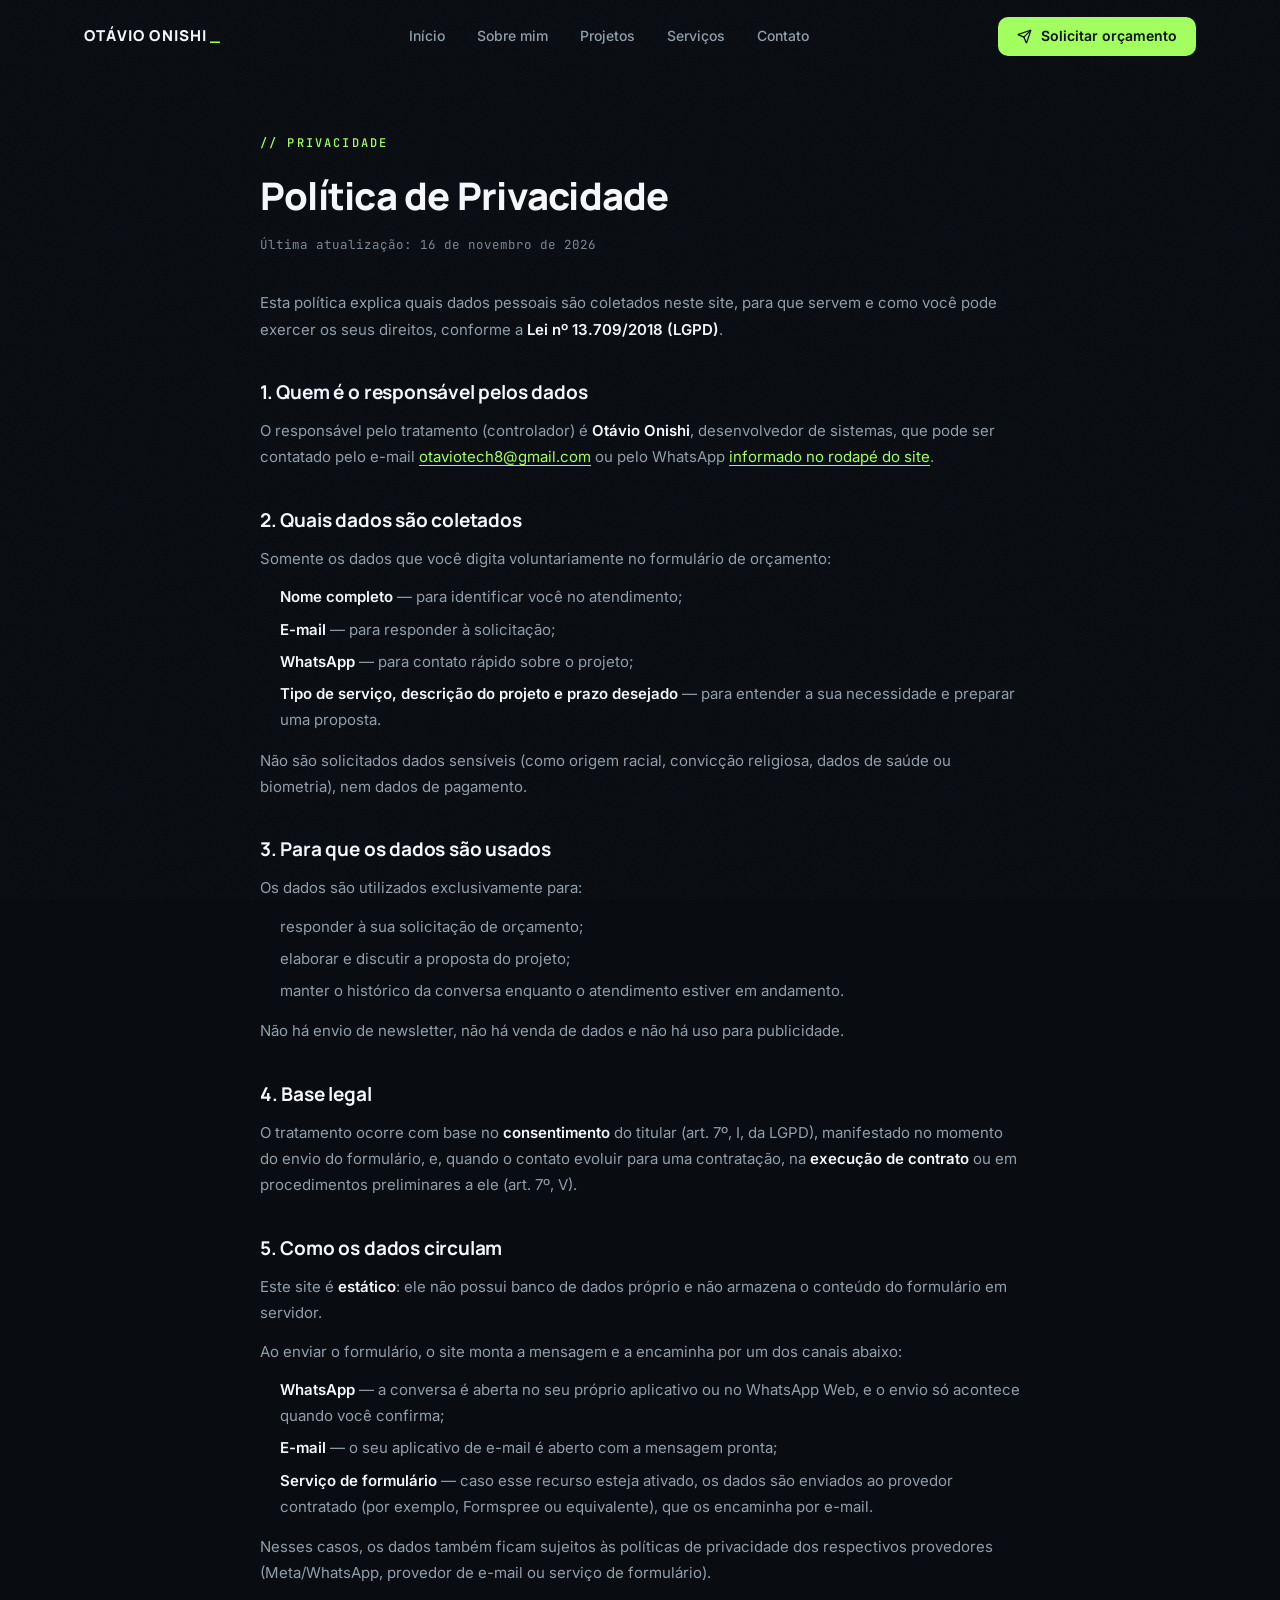
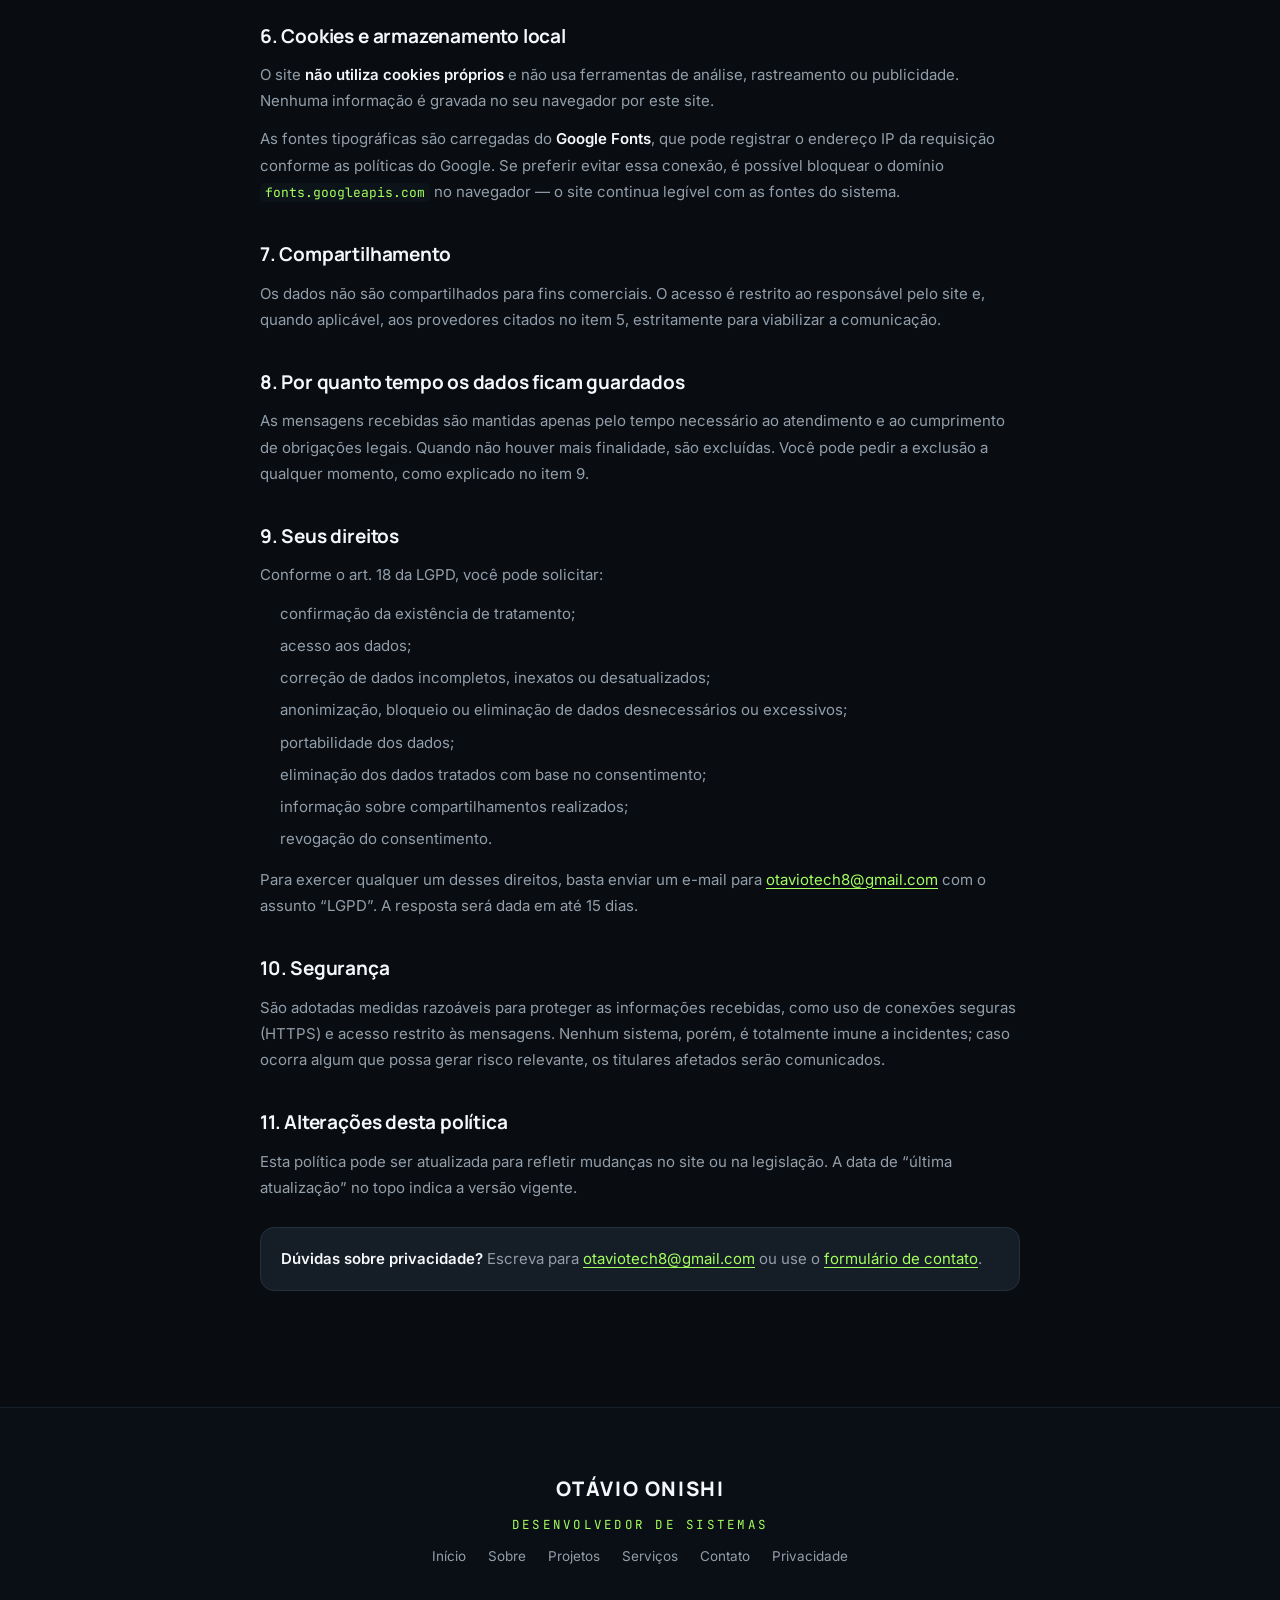
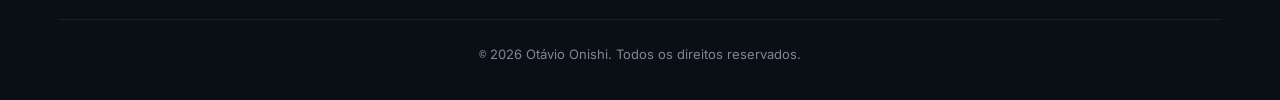
<file: privacidade.html>
<!DOCTYPE html>
<html lang="pt-BR">
<head>
  <meta charset="UTF-8" />
  <meta name="viewport" content="width=device-width, initial-scale=1.0" />
  <title>Política de Privacidade — Otávio Onishi</title>
  <meta name="description" content="Como os dados enviados pelo formulário de contato são tratados, conforme a Lei Geral de Proteção de Dados (LGPD)." />
  <meta name="robots" content="index, follow" />
  <meta name="theme-color" content="#090D12" />
  <link rel="canonical" href="https://otavioonishi.github.io/privacidade.html" />

  <meta property="og:type" content="website" />
  <meta property="og:locale" content="pt_BR" />
  <meta property="og:site_name" content="Otávio Onishi" />
  <meta property="og:url" content="https://otavioonishi.github.io/privacidade.html" />
  <meta property="og:title" content="Política de Privacidade — Otávio Onishi" />
  <meta property="og:description" content="Como os dados enviados pelo formulário de contato são tratados, conforme a LGPD." />

  <link rel="icon" href="assets/img/favicon.svg" type="image/svg+xml" />
  <link rel="apple-touch-icon" href="assets/img/apple-touch-icon.png" />

  <link rel="preconnect" href="https://fonts.googleapis.com" />
  <link rel="preconnect" href="https://fonts.gstatic.com" crossorigin />
  <link href="https://fonts.googleapis.com/css2?family=Inter:wght@400;500;600;700&family=Manrope:wght@700;800&family=JetBrains+Mono:ital,wght@0,400;0,500;1,400&display=swap" rel="stylesheet" />

  <link rel="stylesheet" href="assets/css/base.css" />
  <link rel="stylesheet" href="assets/css/sections.css" />
  <link rel="stylesheet" href="assets/css/ui.css" />
  <link rel="stylesheet" href="assets/css/responsive.css" />

  <style>
    /* Estilos exclusivos desta página */
    .legal { max-width: 760px; margin: 0 auto; }
    .legal .eyebrow { margin-bottom: 10px; }
    .legal h1 { font-family: var(--font-display); font-size: clamp(26px, 4vw, 38px); font-weight: 800; letter-spacing: -.02em; margin-bottom: 8px; }
    .legal .updated { font-family: var(--font-mono); font-size: 12.5px; color: var(--faint); margin-bottom: 34px; }
    .legal h2 { font-family: var(--font-display); font-size: 19px; font-weight: 700; letter-spacing: -.01em; margin: 34px 0 10px; color: var(--text); }
    .legal p, .legal li { color: var(--muted); font-size: 15px; line-height: 1.75; }
    .legal p { margin-bottom: 12px; }
    .legal ul { margin: 0 0 14px 20px; display: grid; gap: 6px; }
    .legal strong { color: var(--text); font-weight: 600; }
    .legal a { color: var(--accent); text-decoration: underline; text-underline-offset: 3px; }
    .legal code { font-family: var(--font-mono); font-size: 13px; color: var(--accent); background: var(--card-deep); padding: 1px 5px; border-radius: 5px; }
    .legal .box { border: 1px solid var(--border); background: var(--card); border-radius: 14px; padding: 18px 20px; margin: 26px 0 0; }
    .legal .box p:last-child { margin-bottom: 0; }
    .page-header .header-inner { justify-content: space-between; }
    /* Compensa o header fixo no topo desta página. */
    #conteudo > .section { padding-top: calc(var(--header-h) + clamp(30px, 5vw, 56px)); }
    @media (max-width: 920px) {
      /* Mantém uma navegação mínima no mobile (o restante está no rodapé). */
      .page-header .nav { display: flex; gap: 16px; }
      .page-header .nav a { font-size: 14px; }
      .page-header .nav a:not(:first-child):not(:last-child) { display: none; }
    }
    @media (max-width: 420px) {
      .page-header .nav { gap: 12px; }
    }
  </style>
</head>
<body>
  <a class="skip-link" href="#conteudo">Pular para o conteúdo</a>

  <header class="site-header page-header" id="site-header">
    <div class="container header-inner">
      <a href="index.html" class="logo" aria-label="Otávio Onishi — voltar ao início">OTÁVIO ONISHI<span class="cursor" aria-hidden="true">_</span></a>
      <nav class="nav" aria-label="Navegação principal">
        <a href="index.html">Início</a>
        <a href="index.html#sobre">Sobre mim</a>
        <a href="index.html#projetos">Projetos</a>
        <a href="index.html#servicos">Serviços</a>
        <a href="index.html#contato">Contato</a>
      </nav>
      <div class="header-actions">
        <a href="index.html#contato" class="btn btn-primary btn-sm header-cta">
          <span data-icon="send" class="ic-sm"></span>
          Solicitar orçamento
        </a>
      </div>
    </div>
  </header>

  <main id="conteudo">
    <section class="section">
      <div class="container">
        <article class="legal">
          <span class="eyebrow">// privacidade</span>
          <h1>Política de Privacidade</h1>
          <p class="updated">Última atualização: 16 de novembro de 2026</p>

          <p>Esta política explica quais dados pessoais são coletados neste site, para que servem e como você pode exercer os seus direitos, conforme a <strong>Lei nº 13.709/2018 (LGPD)</strong>.</p>

          <h2>1. Quem é o responsável pelos dados</h2>
          <p>O responsável pelo tratamento (controlador) é <strong>Otávio Onishi</strong>, desenvolvedor de sistemas, que pode ser contatado pelo e-mail <a href="mailto:otaviotech8@gmail.com" id="link-email" data-config-key="email">otaviotech8@gmail.com</a> ou pelo WhatsApp <a href="#" id="link-whatsapp" data-config-key="whatsapp">informado no rodapé do site</a>.</p>

          <h2>2. Quais dados são coletados</h2>
          <p>Somente os dados que você digita voluntariamente no formulário de orçamento:</p>
          <ul>
            <li><strong>Nome completo</strong> — para identificar você no atendimento;</li>
            <li><strong>E-mail</strong> — para responder à solicitação;</li>
            <li><strong>WhatsApp</strong> — para contato rápido sobre o projeto;</li>
            <li><strong>Tipo de serviço, descrição do projeto e prazo desejado</strong> — para entender a sua necessidade e preparar uma proposta.</li>
          </ul>
          <p>Não são solicitados dados sensíveis (como origem racial, convicção religiosa, dados de saúde ou biometria), nem dados de pagamento.</p>

          <h2>3. Para que os dados são usados</h2>
          <p>Os dados são utilizados exclusivamente para:</p>
          <ul>
            <li>responder à sua solicitação de orçamento;</li>
            <li>elaborar e discutir a proposta do projeto;</li>
            <li>manter o histórico da conversa enquanto o atendimento estiver em andamento.</li>
          </ul>
          <p>Não há envio de newsletter, não há venda de dados e não há uso para publicidade.</p>

          <h2>4. Base legal</h2>
          <p>O tratamento ocorre com base no <strong>consentimento</strong> do titular (art. 7º, I, da LGPD), manifestado no momento do envio do formulário, e, quando o contato evoluir para uma contratação, na <strong>execução de contrato</strong> ou em procedimentos preliminares a ele (art. 7º, V).</p>

          <h2>5. Como os dados circulam</h2>
          <p>Este site é <strong>estático</strong>: ele não possui banco de dados próprio e não armazena o conteúdo do formulário em servidor.</p>
          <p>Ao enviar o formulário, o site monta a mensagem e a encaminha por um dos canais abaixo:</p>
          <ul>
            <li><strong>WhatsApp</strong> — a conversa é aberta no seu próprio aplicativo ou no WhatsApp Web, e o envio só acontece quando você confirma;</li>
            <li><strong>E-mail</strong> — o seu aplicativo de e-mail é aberto com a mensagem pronta;</li>
            <li><strong>Serviço de formulário</strong> — caso esse recurso esteja ativado, os dados são enviados ao provedor contratado (por exemplo, Formspree ou equivalente), que os encaminha por e-mail.</li>
          </ul>
          <p>Nesses casos, os dados também ficam sujeitos às políticas de privacidade dos respectivos provedores (Meta/WhatsApp, provedor de e-mail ou serviço de formulário).</p>

          <h2>6. Cookies e armazenamento local</h2>
          <p>O site <strong>não utiliza cookies próprios</strong> e não usa ferramentas de análise, rastreamento ou publicidade. Nenhuma informação é gravada no seu navegador por este site.</p>
          <p>As fontes tipográficas são carregadas do <strong>Google Fonts</strong>, que pode registrar o endereço IP da requisição conforme as políticas do Google. Se preferir evitar essa conexão, é possível bloquear o domínio <code>fonts.googleapis.com</code> no navegador — o site continua legível com as fontes do sistema.</p>

          <h2>7. Compartilhamento</h2>
          <p>Os dados não são compartilhados para fins comerciais. O acesso é restrito ao responsável pelo site e, quando aplicável, aos provedores citados no item 5, estritamente para viabilizar a comunicação.</p>

          <h2>8. Por quanto tempo os dados ficam guardados</h2>
          <p>As mensagens recebidas são mantidas apenas pelo tempo necessário ao atendimento e ao cumprimento de obrigações legais. Quando não houver mais finalidade, são excluídas. Você pode pedir a exclusão a qualquer momento, como explicado no item 9.</p>

          <h2>9. Seus direitos</h2>
          <p>Conforme o art. 18 da LGPD, você pode solicitar:</p>
          <ul>
            <li>confirmação da existência de tratamento;</li>
            <li>acesso aos dados;</li>
            <li>correção de dados incompletos, inexatos ou desatualizados;</li>
            <li>anonimização, bloqueio ou eliminação de dados desnecessários ou excessivos;</li>
            <li>portabilidade dos dados;</li>
            <li>eliminação dos dados tratados com base no consentimento;</li>
            <li>informação sobre compartilhamentos realizados;</li>
            <li>revogação do consentimento.</li>
          </ul>
          <p>Para exercer qualquer um desses direitos, basta enviar um e-mail para <a href="mailto:otaviotech8@gmail.com">otaviotech8@gmail.com</a> com o assunto “LGPD”. A resposta será dada em até 15 dias.</p>

          <h2>10. Segurança</h2>
          <p>São adotadas medidas razoáveis para proteger as informações recebidas, como uso de conexões seguras (HTTPS) e acesso restrito às mensagens. Nenhum sistema, porém, é totalmente imune a incidentes; caso ocorra algum que possa gerar risco relevante, os titulares afetados serão comunicados.</p>

          <h2>11. Alterações desta política</h2>
          <p>Esta política pode ser atualizada para refletir mudanças no site ou na legislação. A data de “última atualização” no topo indica a versão vigente.</p>

          <div class="box">
            <p><strong>Dúvidas sobre privacidade?</strong> Escreva para <a href="mailto:otaviotech8@gmail.com">otaviotech8@gmail.com</a> ou use o <a href="index.html#contato">formulário de contato</a>.</p>
          </div>
        </article>
      </div>
    </section>
  </main>

  <footer class="site-footer">
    <div class="container footer-inner">
      <p class="footer-logo">OTÁVIO ONISHI</p>
      <p class="footer-role">Desenvolvedor de Sistemas</p>
      <nav class="footer-nav" aria-label="Links do rodapé">
        <a href="index.html">Início</a>
        <a href="index.html#sobre">Sobre</a>
        <a href="index.html#projetos">Projetos</a>
        <a href="index.html#servicos">Serviços</a>
        <a href="index.html#contato">Contato</a>
        <a href="privacidade.html">Privacidade</a>
      </nav>
    </div>
    <div class="footer-divider" aria-hidden="true"></div>
    <div class="container">
      <p class="footer-bottom"><span class="mono">©</span> <span id="year">2026</span> Otávio Onishi. Todos os direitos reservados.</p>
    </div>
  </footer>

  <button type="button" class="top-btn" id="top-btn" aria-label="Voltar ao topo">
    <span data-icon="arrow-up" class="ic"></span>
  </button>

  <script src="assets/js/config.js"></script>
  <script src="assets/js/icons.js"></script>
  <script src="assets/js/main.js"></script>
</body>
</html>
</file>
<file: assets/css/base.css>
/* ============================================================
   BASE — tokens, reset, tipografia, utilitários, botões e componentes
   Otávio Onishi — portfólio
   ============================================================ */

/* Permite animar a opacidade da borda reativa (fallback: troca instantânea) */
@property --border-glow {
  syntax: "<number>";
  inherits: false;
  initial-value: 0;
}

/* ============================================================
   DESIGN SYSTEM — OTÁVIO ONISHI
   Dark tecnológico • verde neon • tipografia Inter/Manrope
   ============================================================ */
:root {
  --bg: #090D12;
  --bg-2: #111820;
  --card: #151D26;
  --card-deep: #0C1319;
  --editor-bg: #0B131B;

  --accent: #A3FF5F;
  --accent-soft: rgba(163, 255, 95, .10);
  --accent-line: rgba(163, 255, 95, .35);
  --accent-glow: rgba(163, 255, 95, .22);

  --text: #F5F7FA;
  --muted: #929EAA;
  --faint: #7C8895;

  --border: #26313D;
  --border-soft: rgba(38, 49, 61, .55);

  --error: #FF7A7A;
  --error-soft: rgba(255, 122, 122, .10);
  --warn: #FFC46B;
  --warn-soft: rgba(255, 196, 107, .08);

  --font-sans: 'Inter', ui-sans-serif, system-ui, -apple-system, 'Segoe UI', Roboto, Arial, sans-serif;
  --font-display: 'Manrope', 'Inter', ui-sans-serif, system-ui, sans-serif;
  --font-mono: 'JetBrains Mono', ui-monospace, 'SF Mono', SFMono-Regular, Menlo, Consolas, monospace;

  --ease: cubic-bezier(.16, 1, .3, 1);
  --radius: 18px;
  --header-h: 72px;
  color-scheme: dark;
}

/* ---------- Reset ---------- */
*, *::before, *::after { box-sizing: border-box; margin: 0; padding: 0; }
html {
  scroll-behavior: smooth;
  scroll-padding-top: calc(var(--header-h) + 20px);
  -webkit-text-size-adjust: 100%;
}
body {
  font-family: var(--font-sans);
  background: var(--bg);
  color: var(--text);
  line-height: 1.65;
  font-size: 16px;
  overflow-x: hidden;
  -webkit-font-smoothing: antialiased;
}
/* Textura sutil de ruído sobre o fundo */
body::before {
  content: "";
  position: fixed;
  inset: 0;
  z-index: 0;
  pointer-events: none;
  opacity: .028;
  background-image: url("data:image/svg+xml,%3Csvg xmlns='http://www.w3.org/2000/svg' width='140' height='140'%3E%3Cfilter id='n'%3E%3CfeTurbulence type='fractalNoise' baseFrequency='0.9' numOctaves='2'/%3E%3C/filter%3E%3Crect width='140' height='140' filter='url(%23n)'/%3E%3C/svg%3E");
}
main, header, footer { position: relative; z-index: 1; }
img, svg { display: block; }
a { color: inherit; text-decoration: none; }
button { font: inherit; color: inherit; background: none; border: 0; cursor: pointer; }
ul, ol { list-style: none; }

::selection { background: rgba(163, 255, 95, .28); color: #F5F7FA; }

::-webkit-scrollbar { width: 10px; }
::-webkit-scrollbar-track { background: var(--bg); }
::-webkit-scrollbar-thumb { background: #26313D; border-radius: 8px; border: 2px solid var(--bg); }
::-webkit-scrollbar-thumb:hover { background: #33414f; }

:focus-visible { outline: 2px solid var(--accent); outline-offset: 3px; border-radius: 4px; }

.skip-link {
  position: absolute;
  left: 16px; top: -48px;
  z-index: 300;
  background: var(--accent); color: #0A0F14;
  font-weight: 600; font-size: 14px;
  padding: 10px 16px; border-radius: 10px;
  transition: top .25s var(--ease);
}
.skip-link:focus { top: 12px; }

/* ---------- Utilitários de layout ---------- */
.container { width: 100%; max-width: 1160px; margin-inline: auto; padding-inline: 24px; }
.section { padding-block: clamp(76px, 9vw, 122px); position: relative; }
.section-alt { background: var(--bg-2); border-block: 1px solid var(--border-soft); }
.section-head { max-width: 760px; margin-bottom: clamp(40px, 6vw, 64px); }
.section-head.center { margin-inline: auto; text-align: center; }

.eyebrow {
  display: inline-flex; align-items: center;
  font-family: var(--font-mono); font-size: 12px; font-weight: 500;
  letter-spacing: .18em; text-transform: uppercase;
  color: var(--accent);
  margin-bottom: 18px;
}
.title {
  font-family: var(--font-display); font-weight: 800;
  font-size: clamp(1.85rem, 4vw, 2.65rem);
  line-height: 1.14; letter-spacing: -.02em;
  margin-bottom: 18px;
}
.title .ac { color: var(--accent); }
.lead { color: var(--muted); font-size: clamp(15.5px, 1.6vw, 17.5px); line-height: 1.75; }

/* ---------- Botões ---------- */
.btn {
  display: inline-flex; align-items: center; justify-content: center; gap: 9px;
  padding: 14px 24px;
  border-radius: 12px;
  font-weight: 600; font-size: 15px; line-height: 1;
  border: 1px solid transparent;
  transition: transform .3s var(--ease), box-shadow .3s var(--ease),
              background-color .3s var(--ease), border-color .3s var(--ease), color .3s var(--ease);
  white-space: nowrap;
}
.btn:active { transform: translateY(0) scale(.99); }
.btn-primary {
  background: var(--accent); color: #0A0F14;
  box-shadow: 0 0 0 0 rgba(163, 255, 95, 0);
}
.btn-primary:hover {
  transform: translateY(-2px);
  box-shadow: 0 10px 32px var(--accent-glow);
  background: #B6FF7F;
}
.btn-ghost { border-color: var(--border); color: var(--text); background: rgba(21, 29, 38, .45); }
.btn-ghost:hover {
  border-color: var(--accent-line);
  color: var(--accent);
  background: var(--accent-soft);
  transform: translateY(-2px);
}
.btn-sm { padding: 11px 18px; font-size: 14px; border-radius: 10px; }
.btn-block { width: 100%; }
.btn[aria-disabled="true"] { opacity: .55; cursor: not-allowed; }
.btn[aria-disabled="true"]:hover { transform: none; box-shadow: none; }

/* ---------- Cards, chips e ícones ---------- */
.card {
  --border-glow: 0;
  position: relative;
  border: 1px solid transparent;
  border-radius: var(--radius);
  /* Camadas: brilho superior + superfície + borda reativa + borda base */
  background:
    linear-gradient(180deg, rgba(255, 255, 255, .035), rgba(255, 255, 255, 0) 60%) padding-box,
    linear-gradient(var(--card), var(--card)) padding-box,
    radial-gradient(220px circle at var(--mx, 50%) var(--my, 50%),
      rgba(163, 255, 95, var(--border-glow)), transparent 70%) border-box,
    linear-gradient(var(--border), var(--border)) border-box;
}
/* Reflexo de luz na borda superior */
.card::before {
  content: "";
  position: absolute; top: 0; left: 0; right: 0; height: 1px;
  border-radius: inherit;
  pointer-events: none;
  background: linear-gradient(90deg,
    transparent,
    rgba(255, 255, 255, .18) 20%,
    rgba(163, 255, 95, .35) 50%,
    rgba(255, 255, 255, .14) 80%,
    transparent);
  z-index: 1;
}
.lift {
  position: relative;
  z-index: 0; /* cria stacking context: o spotlight fica acima do fundo e abaixo do texto */
  transition: transform .35s var(--ease), border-color .35s var(--ease),
              box-shadow .35s var(--ease), --border-glow .35s var(--ease);
}
/* Spotlight que segue o cursor (--mx/--my definidos no JS) */
.lift::after {
  content: "";
  position: absolute; inset: 0;
  border-radius: inherit;
  pointer-events: none;
  background: radial-gradient(260px circle at var(--mx, 50%) var(--my, 50%),
    rgba(163, 255, 95, .09), transparent 70%);
  opacity: 0;
  transition: opacity .35s var(--ease);
  z-index: -1;
}
.lift:hover, .lift:focus-within {
  --border-glow: .55;
  transform: translateY(-4px);
  border-color: var(--accent-line);
  box-shadow: 0 24px 48px rgba(0, 0, 0, .42), 0 0 30px rgba(163, 255, 95, .08);
}
.lift:active { transform: translateY(-1px) scale(.995); }
.lift:hover::after, .lift:focus-within::after { opacity: 1; }
.icon-box {
  width: 44px; height: 44px; flex: 0 0 44px;
  display: grid; place-items: center;
  border-radius: 12px;
  background: var(--accent-soft);
  border: 1px solid rgba(163, 255, 95, .22);
  color: var(--accent);
  transition: transform .35s var(--ease), background-color .35s var(--ease), box-shadow .35s var(--ease);
}
.lift:hover .icon-box, .lift:focus-within .icon-box {
  transform: scale(1.08);
  background: rgba(163, 255, 95, .16);
  box-shadow: 0 0 22px rgba(163, 255, 95, .28);
}
.chip {
  display: inline-flex; align-items: center; gap: 8px;
  padding: 9px 15px;
  border-radius: 999px;
  border: 1px solid var(--border);
  background: rgba(21, 29, 38, .7);
  font-size: 13.5px; font-weight: 500; color: var(--muted);
  transition: border-color .3s var(--ease), color .3s var(--ease), transform .3s var(--ease);
}
.chip:hover { border-color: var(--accent-line); color: var(--text); transform: translateY(-2px); }
.chip [data-icon], .chip .ic { color: var(--accent); }
.badge {
  display: inline-flex; align-items: center; gap: 6px;
  padding: 5px 11px;
  border-radius: 999px;
  font-family: var(--font-mono); font-size: 11px; font-weight: 500;
  letter-spacing: .12em; text-transform: uppercase;
}
.badge-green { color: var(--accent); background: var(--accent-soft); border: 1px solid rgba(163, 255, 95, .3); }
.badge-neutral { color: var(--muted); background: rgba(146, 158, 170, .07); border: 1px solid var(--border); }

.ic { width: 18px; height: 18px; flex-shrink: 0; }
.ic-sm { width: 15px; height: 15px; flex-shrink: 0; }
.ic-xs { width: 12px; height: 12px; flex-shrink: 0; }
.ic-lg { width: 22px; height: 22px; flex-shrink: 0; }
</file>
<file: assets/css/sections.css>
/* ============================================================
   SEÇÕES — header, hero, conteúdo e rodapé
   Otávio Onishi — portfólio
   ============================================================ */

/* ============================================================
   HEADER
   ============================================================ */
.site-header {
  position: fixed; inset-inline: 0; top: 0; z-index: 100;
  transition: background-color .35s var(--ease), border-color .35s var(--ease), backdrop-filter .35s var(--ease);
  border-bottom: 1px solid transparent;
}
.site-header.scrolled {
  background: rgba(9, 13, 18, .82);
  -webkit-backdrop-filter: blur(14px);
  backdrop-filter: blur(14px);
  border-bottom-color: var(--border-soft);
}
.header-inner { height: var(--header-h); display: flex; align-items: center; justify-content: space-between; gap: 20px; }
.logo {
  font-family: var(--font-display); font-weight: 800; font-size: 15px;
  letter-spacing: .08em; color: var(--text);
  display: inline-flex; align-items: baseline;
}
.logo .cursor { color: var(--accent); margin-left: 2px; animation: blink 1.4s step-end infinite; }
@keyframes blink { 0%, 55% { opacity: 1; } 56%, 100% { opacity: .15; } }

.nav { display: flex; align-items: center; gap: 4px; }
.nav a {
  padding: 9px 14px; border-radius: 9px;
  font-size: 14px; font-weight: 500; color: var(--muted);
  transition: color .25s var(--ease), background-color .25s var(--ease);
}
.nav a:hover { color: var(--text); background: rgba(146, 158, 170, .08); }
.nav a.active { color: var(--accent); background: var(--accent-soft); }

.header-actions { display: flex; align-items: center; gap: 12px; }

.menu-btn { display: none; width: 42px; height: 42px; border-radius: 10px; border: 1px solid var(--border); background: rgba(21, 29, 38, .6); color: var(--text); place-items: center; }
.menu-btn .ic-close { display: none; }
body.menu-open .menu-btn .ic-menu { display: none; }
body.menu-open .menu-btn .ic-close { display: block; }

.mobile-menu {
  position: fixed; top: var(--header-h); inset-inline: 0; z-index: 99;
  background: rgba(9, 13, 18, .97);
  -webkit-backdrop-filter: blur(18px);
  backdrop-filter: blur(18px);
  border-bottom: 1px solid var(--border);
  padding: 10px 24px 30px;
  opacity: 0; transform: translateY(-10px);
  pointer-events: none;
  visibility: hidden;
  transition: opacity .3s var(--ease), transform .3s var(--ease), visibility .3s var(--ease);
}
body.menu-open .mobile-menu { opacity: 1; transform: none; pointer-events: auto; visibility: visible; }
body.menu-open { overflow: hidden; }
.mobile-menu nav { display: flex; flex-direction: column; }
.mobile-menu nav a {
  padding: 15px 4px;
  font-size: 16.5px; font-weight: 500; color: var(--text);
  border-bottom: 1px solid var(--border-soft);
  display: flex; justify-content: space-between; align-items: center;
}
.mobile-menu nav a .ic-sm { color: var(--faint); }
.mobile-menu nav a.active { color: var(--accent); }
.mobile-cta { margin-top: 22px; }

/* ============================================================
   HERO
   ============================================================ */
.hero { position: relative; overflow: hidden; padding-top: calc(var(--header-h) + clamp(52px, 9vh, 92px)); padding-bottom: clamp(64px, 9vw, 104px); }
.hero-bg { position: absolute; inset: 0; pointer-events: none; }
.hero-grid-lines {
  position: absolute; inset: 0;
  background-image:
    linear-gradient(rgba(163, 255, 95, .045) 1px, transparent 1px),
    linear-gradient(90deg, rgba(163, 255, 95, .045) 1px, transparent 1px);
  background-size: 54px 54px;
  -webkit-mask-image: radial-gradient(ellipse 85% 70% at 60% 30%, #000 25%, transparent 75%);
  mask-image: radial-gradient(ellipse 85% 70% at 60% 30%, #000 25%, transparent 75%);
}
.hero-glow {
  position: absolute; top: -160px; right: -120px;
  width: 620px; height: 620px; border-radius: 50%;
  background: radial-gradient(circle, rgba(163, 255, 95, .10) 0%, rgba(163, 255, 95, .03) 40%, transparent 68%);
  filter: blur(30px);
}
.hero-glow-2 {
  position: absolute; bottom: -220px; left: -160px;
  width: 520px; height: 520px; border-radius: 50%;
  background: radial-gradient(circle, rgba(163, 255, 95, .05) 0%, transparent 65%);
  filter: blur(30px);
}
.hero-grid {
  position: relative;
  display: grid; grid-template-columns: minmax(0, 1.02fr) minmax(0, .98fr);
  gap: clamp(40px, 5vw, 68px); align-items: center;
}

.hero-eyebrow {
  display: inline-flex; align-items: center; flex-wrap: wrap; gap: 10px;
  font-family: var(--font-mono); font-size: 11.5px; font-weight: 500;
  letter-spacing: .16em; text-transform: uppercase; color: var(--muted);
  margin-bottom: 26px;
}
.hero-eyebrow b { color: var(--accent); font-weight: 500; }
.hero-eyebrow .sep { color: var(--faint); }

.hero-title {
  font-family: var(--font-display); font-weight: 800;
  font-size: clamp(2.45rem, 5.3vw, 3.9rem);
  line-height: 1.06; letter-spacing: -.032em;
  margin-bottom: 24px;
}
.hero-title .accent { color: var(--accent); position: relative; display: inline-block; }
.hero-title .squiggle {
  position: absolute; left: 2%; bottom: -10px;
  width: 96%; height: 12px; color: var(--accent); opacity: .8;
}

.hero-desc { color: var(--muted); font-size: clamp(15.5px, 1.7vw, 17.5px); line-height: 1.78; max-width: 565px; margin-bottom: 34px; }
.hero-desc strong { color: var(--text); font-weight: 600; }

.hero-actions { display: flex; flex-wrap: wrap; gap: 14px; margin-bottom: 42px; }

.hero-chips { display: flex; flex-wrap: wrap; gap: 10px; }

/* ---------- Janela de código ---------- */
.editor-wrap { position: relative; }
.editor-glow {
  position: absolute; inset: -8% -6%;
  background: radial-gradient(ellipse 70% 60% at 55% 45%, rgba(163, 255, 95, .10), transparent 70%);
  filter: blur(26px); pointer-events: none;
}
.editor {
  position: relative;
  background: var(--editor-bg);
  border: 1px solid var(--border);
  border-radius: 16px;
  box-shadow: 0 34px 90px rgba(0, 0, 0, .55), 0 0 0 1px rgba(163, 255, 95, .04);
  overflow: hidden;
}
.editor-bar {
  display: flex; align-items: center; gap: 14px;
  padding: 12px 16px;
  border-bottom: 1px solid var(--border-soft);
  background: rgba(9, 13, 18, .5);
}
.editor-dots { display: flex; gap: 7px; }
.editor-dots span { width: 10px; height: 10px; border-radius: 50%; background: #2A3642; }
.editor-dots span:first-child { background: rgba(163, 255, 95, .55); }
.editor-tab {
  font-family: var(--font-mono); font-size: 12px; color: var(--muted);
  background: rgba(21, 29, 38, .8);
  border: 1px solid var(--border-soft);
  padding: 5px 12px; border-radius: 7px;
  display: inline-flex; align-items: center; gap: 7px;
}
.editor-tab .ic-xs { color: var(--accent); }
.editor-body { padding: 20px 8px 20px 0; overflow-x: auto; }
.editor-body pre {
  font-family: var(--font-mono); font-size: 13.5px; line-height: 1.85;
  color: var(--text);
  margin: 0; font-variant-ligatures: none;
}
.code-line { display: flex; }
.code-ln {
  width: 52px; flex: 0 0 52px; text-align: right; padding-right: 18px;
  color: #33404d; user-select: none;
}
.tk-com { color: #46545f; font-style: italic; }
.tk-kw { color: var(--accent); }
.tk-var { color: #E6ECF2; }
.tk-prop { color: #C4D2DD; }
.tk-str { color: #D9F7C0; }
.tk-bool { color: var(--accent); }
.tk-p { color: #5B6B7A; }
.editor-foot {
  display: flex; align-items: center; justify-content: space-between; gap: 12px;
  padding: 11px 18px;
  border-top: 1px solid var(--border-soft);
  background: rgba(9, 13, 18, .5);
  font-family: var(--font-mono); font-size: 11.5px; color: var(--muted);
  letter-spacing: .04em;
}
.status { display: inline-flex; align-items: center; gap: 9px; }
.status-dot { width: 8px; height: 8px; border-radius: 50%; background: var(--accent); box-shadow: 0 0 0 0 rgba(163, 255, 95, .5); animation: pulse 2.4s var(--ease) infinite; }
@keyframes pulse {
  0% { box-shadow: 0 0 0 0 rgba(163, 255, 95, .45); }
  70% { box-shadow: 0 0 0 9px rgba(163, 255, 95, 0); }
  100% { box-shadow: 0 0 0 0 rgba(163, 255, 95, 0); }
}
.editor-foot .meta { color: var(--faint); }

/* ============================================================
   MARQUEE (faixa de áreas)
   ============================================================ */
.marquee {
  border-block: 1px solid var(--border-soft);
  background: #0B1118;
  overflow: hidden;
  padding-block: 16px;
}
.marquee-track { display: flex; width: max-content; animation: marquee 38s linear infinite; }
.marquee:hover .marquee-track { animation-play-state: paused; }
.marquee-group { display: flex; align-items: center; }
.marquee-item {
  display: flex; align-items: center;
  font-family: var(--font-mono); font-size: 12px; font-weight: 500;
  letter-spacing: .2em; text-transform: uppercase; color: var(--faint);
  white-space: nowrap;
}
.marquee-item::after {
  content: "";
  width: 6px; height: 6px; margin-inline: 30px;
  background: var(--accent);
  transform: rotate(45deg);
  opacity: .75;
}
@keyframes marquee { to { transform: translateX(-50%); } }


/* ============================================================
   SOBRE MIM
   ============================================================ */
.about-text p { color: var(--muted); line-height: 1.8; margin-bottom: 18px; font-size: 15.5px; }
.about-text p.lede { color: var(--text); font-size: clamp(16.5px, 1.8vw, 18.5px); line-height: 1.7; margin-bottom: 22px; }
.about-text p strong { color: var(--text); font-weight: 600; }
.about-quote {
  border-left: 2px solid var(--accent);
  padding: 4px 0 4px 18px;
  margin-top: 26px;
  font-family: var(--font-display); font-weight: 700;
  font-size: clamp(16px, 1.8vw, 18px); line-height: 1.55; color: var(--text);
}

/* ---------- Linha do tempo ---------- */
.timeline { margin-top: clamp(56px, 7vw, 84px); position: relative; display: grid; grid-template-columns: repeat(4, 1fr); gap: 28px; }
.timeline::before {
  content: ""; position: absolute; top: 5px; left: 6px; right: 6px; height: 1px;
  background: linear-gradient(90deg, var(--accent-line), var(--border) 55%);
}
.t-item { position: relative; padding-top: 30px; }
.t-item::before {
  content: ""; position: absolute; top: 0; left: 0;
  width: 12px; height: 12px; border-radius: 50%;
  background: var(--accent);
  box-shadow: 0 0 0 5px rgba(163, 255, 95, .12);
}
.t-item.t-now::before { box-shadow: 0 0 0 5px rgba(163, 255, 95, .12), 0 0 14px rgba(163, 255, 95, .5); }
.t-item h3 { font-size: 15.5px; font-weight: 600; margin-bottom: 6px; line-height: 1.4; }
.t-item p { font-size: 13.5px; color: var(--muted); font-family: var(--font-mono); letter-spacing: .02em; }

/* ============================================================
   FORMAÇÃO E CONHECIMENTOS
   ============================================================ */
.formation-grid { display: grid; grid-template-columns: repeat(3, 1fr); gap: 22px; }
.f-card { padding: 30px 28px; display: flex; flex-direction: column; gap: 16px; }
.f-card h3 { font-family: var(--font-display); font-size: 17.5px; font-weight: 700; line-height: 1.35; }
.f-card .org { color: var(--muted); font-size: 14px; line-height: 1.6; }
.f-card .meta { display: flex; align-items: center; gap: 9px; color: var(--faint); font-size: 13px; margin-top: auto; padding-top: 6px; }
.f-card .meta .ic-sm { color: var(--accent); opacity: .8; }
.f-card .icon-box { width: 40px; height: 40px; flex-basis: 40px; border-radius: 11px; }
.f-card-accent {
  border-top: 3px solid transparent;
  background:
    linear-gradient(180deg, rgba(255, 255, 255, .035), rgba(255, 255, 255, 0) 60%) padding-box,
    linear-gradient(rgba(163, 255, 95, .025), rgba(163, 255, 95, .025)) padding-box,
    linear-gradient(90deg, rgba(163, 255, 95, .025) 1px, transparent 1px) padding-box,
    radial-gradient(ellipse 90% 70% at 100% 0%, rgba(163, 255, 95, .07), transparent 55%) padding-box,
    linear-gradient(var(--card), var(--card)) padding-box,
    radial-gradient(220px circle at var(--mx, 50%) var(--my, 50%),
      rgba(163, 255, 95, var(--border-glow)), transparent 70%) border-box,
    linear-gradient(rgba(163, 255, 95, .3), rgba(163, 255, 95, .3)) border-box;
  background-size: auto, 28px 28px, 28px 28px, auto, auto, auto, auto;
}
.f-card-accent .badge-green {
  background: rgba(163, 255, 95, .16);
  border-color: rgba(163, 255, 95, .45);
  box-shadow: 0 0 16px rgba(163, 255, 95, .12);
}
/* Borda superior de 3px em degradê verde (sobre a borda transparente) */
.f-card-accent::before {
  top: -3px; left: -1px; right: -1px; height: 3px;
  border-radius: var(--radius) var(--radius) 0 0;
  background: linear-gradient(90deg,
    rgba(163, 255, 95, .15),
    var(--accent) 45%,
    rgba(163, 255, 95, .85) 60%,
    rgba(163, 255, 95, .15));
  z-index: 2;
}

/* ============================================================
   HABILIDADES
   ============================================================ */
.skills-sub {
  display: flex; align-items: center; gap: 16px;
  margin: 0 0 22px;
  font-family: var(--font-mono); font-size: 12.5px; font-weight: 500;
  letter-spacing: .18em; text-transform: uppercase; color: var(--text);
}
.skills-sub::after { content: ""; height: 1px; flex: 1; background: linear-gradient(90deg, var(--border), transparent); }
.skills-sub span { color: var(--accent); margin-right: -8px; }
.skills-tech { display: grid; grid-template-columns: repeat(5, 1fr); gap: 18px; margin-bottom: 52px; }
.skills-areas { display: grid; grid-template-columns: repeat(3, 1fr); gap: 18px; counter-reset: n; }
.skill-card { padding: 24px 22px; display: flex; flex-direction: column; gap: 13px; }
.skill-card h3 { font-size: 15.5px; font-weight: 600; }
.skill-card p { font-size: 13.5px; color: var(--muted); line-height: 1.65; }
.skill-card .icon-box { width: 40px; height: 40px; flex-basis: 40px; border-radius: 11px; }

/* Tecnologias: ícone + nome lado a lado, descrição abaixo em largura total */
.skills-tech .skill-card {
  display: grid;
  grid-template-columns: auto 1fr;
  align-items: center;
  column-gap: 12px;
  row-gap: 10px;
  padding: 20px;
}
.skills-tech .skill-card .icon-box { grid-column: 1; grid-row: 1; width: 32px; height: 32px; flex-basis: 32px; border-radius: 9px; }
.skills-tech .skill-card h3 { grid-column: 2; grid-row: 1; font-size: 14px; transition: color .3s var(--ease); }
.skills-tech .skill-card p { grid-column: 1 / -1; grid-row: 2; font-size: 12px; line-height: 1.6; }
.skills-tech .skill-card:hover h3, .skills-tech .skill-card:focus-within h3 { color: var(--accent); }

/* Numeração discreta (01, 02, 03...) nas áreas de atuação */
.skills-areas > .skill-card { counter-increment: n; }
.skills-areas > .skill-card h3 { padding-right: 42px; }
.skills-areas > .skill-card h3::before {
  content: counter(n, decimal-leading-zero);
  position: absolute; top: 22px; right: 22px;
  font-family: var(--font-mono); font-size: 12px; font-weight: 500;
  letter-spacing: .08em;
  color: rgba(163, 255, 95, .38);
  pointer-events: none;
  transition: color .3s var(--ease);
}
.skills-areas > .skill-card h3::after {
  content: ""; position: absolute; top: 41px; right: 22px;
  width: 18px; height: 1px; background: var(--accent);
  transform: scaleX(0); transform-origin: right center;
  transition: transform .3s var(--ease);
}
.skills-areas > .skill-card:hover h3::before,
.skills-areas > .skill-card:focus-within h3::before { color: var(--accent); }
.skills-areas > .skill-card:hover h3::after,
.skills-areas > .skill-card:focus-within h3::after { transform: scaleX(1); }

/* ============================================================
   PROJETOS
   ============================================================ */
.project-card {
  display: grid; grid-template-columns: minmax(0, 1.06fr) minmax(0, .94fr);
  overflow: hidden; border-radius: 20px;
  transition: transform .35s var(--ease), box-shadow .35s var(--ease), --border-glow .35s var(--ease);
}
.project-card:hover {
  box-shadow: 0 26px 60px rgba(0, 0, 0, .4), 0 0 30px rgba(163, 255, 95, .07);
}
.project-media {
  position: relative;
  background:
    radial-gradient(ellipse 80% 60% at 50% 10%, rgba(163, 255, 95, .05), transparent 60%),
    #0B1118;
  border-right: 1px solid var(--border-soft);
  display: grid; place-items: center;
  padding: 34px;
  min-height: 340px;
}
.browser {
  width: 100%; max-width: 430px;
  border-radius: 12px;
  border: 1px solid var(--border);
  background: #0E151D;
  box-shadow: 0 24px 50px rgba(0, 0, 0, .45);
  overflow: hidden;
  transition: transform .45s var(--ease);
}
.project-card:hover .browser { transform: translateY(-4px); }
.browser-bar { display: flex; align-items: center; gap: 10px; padding: 10px 14px; border-bottom: 1px solid var(--border-soft); background: rgba(9, 13, 18, .6); }
.browser-bar .editor-dots span { width: 8px; height: 8px; }
.browser-url {
  flex: 1;
  display: inline-flex; align-items: center; gap: 7px;
  font-family: var(--font-mono); font-size: 11px; color: var(--faint);
  background: rgba(19, 27, 36, .9);
  border: 1px solid var(--border-soft);
  border-radius: 6px; padding: 4px 10px;
  overflow: hidden; white-space: nowrap;
}
.browser-body--shot { padding: 0; line-height: 0; background: #10161F; }
.browser-body--shot img {
  display: block;
  width: 100%; height: auto;
  aspect-ratio: 1155 / 630;
  object-fit: cover; object-position: top center;
}
.project-info { padding: clamp(28px, 4vw, 44px); display: flex; flex-direction: column; }
.project-info > .badge { align-self: flex-start; }
.project-info h3 { font-family: var(--font-display); font-size: clamp(20px, 2.2vw, 24px); font-weight: 800; letter-spacing: -.01em; margin: 16px 0 12px; }
.project-info > p { color: var(--muted); line-height: 1.75; font-size: 15px; margin-bottom: 24px; }
.tech-slot {
  border: 1px dashed var(--border);
  border-radius: 12px;
  padding: 16px 18px;
  display: flex; align-items: center; gap: 12px;
  font-size: 13.5px; color: var(--faint); line-height: 1.6;
  margin-bottom: 26px;
}
.tech-slot .ic-sm { color: var(--accent); opacity: .8; flex-shrink: 0; }
.tech-slot strong { color: var(--muted); font-weight: 600; }
.project-actions { margin-top: auto; display: flex; flex-direction: column; gap: 10px; align-items: flex-start; }
.pending-note { font-size: 12.5px; color: var(--faint); }

/* ============================================================
   SERVIÇOS
   ============================================================ */
.services-grid { display: grid; grid-template-columns: repeat(3, 1fr); gap: 22px; counter-reset: n; }
.service-card { padding: 30px 28px; display: flex; flex-direction: column; gap: 14px; }
.service-card h3 { font-family: var(--font-display); font-size: 17.5px; font-weight: 700; line-height: 1.4; padding-right: 42px; }
.service-card p {
  position: relative;
  font-size: 14px; color: var(--muted); line-height: 1.7; flex-grow: 1;
  border-bottom: 1px solid var(--border-soft);
  padding-bottom: 14px;
}
.service-card p::after {
  content: ""; position: absolute; left: 0; bottom: -1px;
  width: 26px; height: 2px; border-radius: 2px;
  background: var(--accent);
  box-shadow: 0 0 10px rgba(163, 255, 95, .4);
}

/* Numeração discreta (01, 02, 03...) nos serviços */
.services-grid > .service-card { counter-increment: n; }
.services-grid > .service-card h3::before {
  content: counter(n, decimal-leading-zero);
  position: absolute; top: 26px; right: 28px;
  font-family: var(--font-mono); font-size: 12px; font-weight: 500;
  letter-spacing: .08em;
  color: rgba(163, 255, 95, .38);
  pointer-events: none;
}

/* CTA em link verde limão */
.service-cta {
  display: inline-flex; align-items: center; gap: 8px;
  align-self: flex-start;
  color: var(--accent);
  font-size: 14px; font-weight: 600;
  padding-block: 4px;
  transition: color .3s var(--ease), text-decoration-color .3s var(--ease);
}
.service-cta:hover, .service-cta:focus-visible {
  color: #C2FF92; text-decoration: underline; text-underline-offset: 4px;
}
.service-cta .service-cta-arrow { transition: transform .3s var(--ease); }
.service-card:hover .service-cta .service-cta-arrow,
.service-cta:focus-visible .service-cta-arrow { transform: translateX(5px); }

/* ============================================================
   PROCESSO
   ============================================================ */
.process-grid {
  display: grid; grid-template-columns: repeat(4, 1fr); gap: 30px;
  position: relative; counter-reset: etapa;
}
.process-grid::before {
  content: ""; position: absolute; top: 5px; left: 6px; right: 6px; height: 1px;
  background: linear-gradient(90deg, var(--accent-line), var(--border) 60%);
}
.step { position: relative; padding-top: 32px; }
.step::before {
  content: ""; position: absolute; top: 0; left: 0;
  width: 12px; height: 12px; border-radius: 50%;
  background: var(--accent);
  box-shadow: 0 0 0 5px rgba(163, 255, 95, .12);
}
.step-num {
  font-family: var(--font-display); font-weight: 800;
  font-size: clamp(2.6rem, 4.4vw, 3.4rem); line-height: 1;
  letter-spacing: -.02em;
  color: transparent;
  -webkit-text-stroke: 1.5px rgba(163, 255, 95, .55);
  margin-bottom: 14px;
}
.step h3 { font-size: 17px; font-weight: 700; margin-bottom: 8px; display: flex; align-items: center; gap: 10px; }
.step h3 .ic-sm { color: var(--accent); }
.step p { font-size: 14px; color: var(--muted); line-height: 1.7; }

/* ============================================================
   CTA
   ============================================================ */
.cta-card {
  --border-glow: 0;
  position: relative; overflow: hidden;
  border-radius: 24px;
  border: 1px solid transparent;
  background:
    linear-gradient(180deg, rgba(255, 255, 255, .035), rgba(255, 255, 255, 0) 60%) padding-box,
    radial-gradient(ellipse 55% 75% at 50% 0%, rgba(163, 255, 95, .09), transparent 62%) padding-box,
    linear-gradient(#0D141C, #0D141C) padding-box,
    radial-gradient(220px circle at var(--mx, 50%) var(--my, 50%),
      rgba(163, 255, 95, var(--border-glow)), transparent 70%) border-box,
    linear-gradient(rgba(163, 255, 95, .28), rgba(163, 255, 95, .28)) border-box;
  padding: clamp(52px, 8vw, 88px) clamp(24px, 6vw, 72px);
  text-align: center;
}
.cta-card::before {
  content: ""; position: absolute; top: 0; left: 0; right: 0; height: 1px;
  border-radius: inherit; pointer-events: none; z-index: 2;
  background: linear-gradient(90deg,
    transparent, rgba(255, 255, 255, .18) 20%, rgba(163, 255, 95, .35) 50%,
    rgba(255, 255, 255, .14) 80%, transparent);
}
.cta-card .cta-grid-lines {
  position: absolute; inset: 0;
  background-image:
    linear-gradient(rgba(163, 255, 95, .05) 1px, transparent 1px),
    linear-gradient(90deg, rgba(163, 255, 95, .05) 1px, transparent 1px);
  background-size: 48px 48px;
  -webkit-mask-image: radial-gradient(ellipse 70% 90% at 50% 0%, #000 20%, transparent 72%);
  mask-image: radial-gradient(ellipse 70% 90% at 50% 0%, #000 20%, transparent 72%);
  pointer-events: none;
}
.cta-inner { position: relative; max-width: 720px; margin-inline: auto; }
.cta-card h2 {
  font-family: var(--font-display); font-weight: 800;
  font-size: clamp(1.9rem, 4.6vw, 3rem);
  letter-spacing: -.025em; line-height: 1.12;
  margin-bottom: 20px;
}
.cta-card h2 .ac { color: var(--accent); }
.cta-card p { color: var(--muted); font-size: clamp(15.5px, 1.7vw, 17.5px); line-height: 1.75; margin-bottom: 36px; }
.cta-actions { display: flex; flex-wrap: wrap; gap: 14px; justify-content: center; }

/* ============================================================
   CONTATO / ORÇAMENTO
   ============================================================ */
.contact-grid { display: grid; grid-template-columns: minmax(0, .92fr) minmax(0, 1.08fr); gap: clamp(36px, 5vw, 60px); align-items: start; }
.channels { margin-top: 30px; display: grid; gap: 12px; }
.channels .btn { justify-content: flex-start; }
.contact-note { margin-top: 18px; font-size: 13px; color: var(--faint); line-height: 1.7; }
.contact-note a { color: var(--accent); text-decoration: underline; text-underline-offset: 3px; }
.contact-cta { padding: clamp(26px, 3.5vw, 34px); display: grid; gap: 18px; align-content: center; }
.contact-cta .icon-box { width: 48px; height: 48px; flex-basis: 48px; border-radius: 13px; }
.contact-cta .btn { justify-self: start; }

#orcamento { padding-top: clamp(40px, 5vw, 64px); }
#orcamento .form-gate { max-width: 920px; margin-inline: auto; }

/* ---------- Formulário protegido por botão ---------- */
.form-gate { padding: 0; overflow: hidden; }
.form-gate::before { z-index: 2; }
.form-gate-trigger {
  display: flex; align-items: center; gap: 18px;
  padding: clamp(26px, 3.5vw, 34px);
  cursor: pointer;
  list-style: none;
  transition: background-color .35s var(--ease);
}
.form-gate-trigger::-webkit-details-marker { display: none; }
.form-gate-trigger::marker { content: ""; }
.form-gate-trigger:hover { background: rgba(163, 255, 95, .035); }
.form-gate-trigger .icon-box { width: 48px; height: 48px; flex-basis: 48px; border-radius: 13px; }
.form-gate-copy { display: grid; gap: 5px; flex: 1; min-width: 0; }
.form-gate-copy strong { font-family: var(--font-display); font-size: 18px; line-height: 1.3; }
.form-gate-copy small { color: var(--muted); font-size: 13px; line-height: 1.6; }
.form-gate-action {
  display: inline-flex; align-items: center; gap: 10px;
  color: var(--accent); font-weight: 600; font-size: 14px;
  padding: 12px 16px; border-radius: 12px;
  border: 1px solid rgba(163, 255, 95, .28);
  background: var(--accent-soft);
  white-space: nowrap;
  transition: background-color .3s var(--ease), border-color .3s var(--ease);
}
.form-gate-trigger:hover .form-gate-action {
  background: rgba(163, 255, 95, .16);
  border-color: rgba(163, 255, 95, .45);
}
.gate-chevron {
  width: 9px; height: 9px; margin-top: -3px;
  border-right: 2px solid currentColor; border-bottom: 2px solid currentColor;
  transform: rotate(45deg);
  transition: transform .3s var(--ease), margin .3s var(--ease);
}
.form-gate[open] .gate-chevron { transform: rotate(225deg); margin-top: 3px; }
.form-gate[open] .form-gate-trigger { border-bottom: 1px solid var(--border-soft); }
.form-gate[open] .form-card { animation: formIn .45s var(--ease) both; }
@keyframes formIn {
  from { opacity: 0; transform: translateY(10px); }
  to { opacity: 1; transform: none; }
}

.form-card { padding: clamp(26px, 3.5vw, 40px); }
.form-grid { display: grid; grid-template-columns: 1fr 1fr; gap: 18px; }
.field-full { grid-column: 1 / -1; }
.field label { display: flex; align-items: baseline; gap: 6px; font-size: 13.5px; font-weight: 600; margin-bottom: 8px; color: var(--text); }
.field label .req { color: var(--error); font-weight: 500; }
.field label .opt { color: var(--faint); font-weight: 400; font-size: 12px; }
.field input, .field select, .field textarea {
  width: 100%;
  background: var(--card-deep);
  border: 1px solid var(--border);
  border-radius: 11px;
  padding: 13px 15px;
  color: var(--text);
  font: inherit; font-size: 15px;
  transition: border-color .25s var(--ease), box-shadow .25s var(--ease);
}
.field ::placeholder { color: #56636F; }
.field select {
  appearance: none; -webkit-appearance: none;
  background-image: url("data:image/svg+xml,%3Csvg xmlns='http://www.w3.org/2000/svg' width='16' height='16' viewBox='0 0 24 24' fill='none' stroke='%23929EAA' stroke-width='2' stroke-linecap='round' stroke-linejoin='round'%3E%3Cpath d='m6 9 6 6 6-6'/%3E%3C/svg%3E");
  background-repeat: no-repeat;
  background-position: right 14px center;
  padding-right: 42px;
  cursor: pointer;
}
.field select:invalid, .field select option[value=""] { color: #56636F; }
.field select option { background: var(--card-deep); color: var(--text); }
.field textarea { resize: vertical; min-height: 128px; }
.field input:focus, .field select:focus, .field textarea:focus {
  outline: none;
  border-color: var(--accent-line);
  box-shadow: 0 0 0 3px rgba(163, 255, 95, .12);
}
.field.invalid input, .field.invalid select, .field.invalid textarea { border-color: var(--error); box-shadow: 0 0 0 3px var(--error-soft); }
.err { display: none; font-size: 12.5px; color: var(--error); margin-top: 7px; }
.field.invalid .err { display: block; }

.form-alert {
  display: none;
  border: 1px solid rgba(255, 196, 107, .35);
  background: var(--warn-soft);
  color: var(--warn);
  border-radius: 12px;
  padding: 14px 16px;
  font-size: 13.5px; line-height: 1.65;
  margin-top: 20px;
}
.form-alert.show { display: block; }
.form-alert code { font-family: var(--font-mono); font-size: 12px; background: rgba(255, 196, 107, .1); padding: 1px 6px; border-radius: 5px; }

.form-submit { margin-top: 26px; display: flex; align-items: center; gap: 16px; flex-wrap: wrap; }
.form-hint { font-size: 12.5px; color: var(--faint); line-height: 1.5; }
.form-hint a { color: var(--accent); text-decoration: underline; text-underline-offset: 2px; }
@keyframes ringPulse {
  0% { box-shadow: 0 0 0 0 rgba(163, 255, 95, .4); }
  100% { box-shadow: 0 0 0 18px rgba(163, 255, 95, 0); }
}
.form-card.pulse { animation: ringPulse 1.1s var(--ease) 1; }

/* ============================================================
   RODAPÉ
   ============================================================ */
.site-footer { border-top: 1px solid var(--border-soft); background: #0A0F15; padding: 64px 0 34px; }
.footer-inner { display: flex; flex-direction: column; align-items: center; text-align: center; gap: 10px; }
.footer-logo { font-family: var(--font-display); font-weight: 800; font-size: 20px; letter-spacing: .08em; }
.footer-role { font-family: var(--font-mono); font-size: 12.5px; letter-spacing: .18em; text-transform: uppercase; color: var(--accent); }
.footer-tagline { color: var(--muted); font-size: 15.5px; margin-top: 6px; }
.footer-tagline .ac { color: var(--accent); }
.footer-social { display: flex; gap: 12px; margin-top: 24px; }
.footer-social a {
  width: 42px; height: 42px; border-radius: 12px;
  display: grid; place-items: center;
  border: 1px solid var(--border);
  background: rgba(21, 29, 38, .5);
  color: var(--muted);
  transition: color .3s var(--ease), border-color .3s var(--ease), transform .3s var(--ease), background-color .3s var(--ease);
}
.footer-social a:hover { color: var(--accent); border-color: var(--accent-line); background: var(--accent-soft); transform: translateY(-3px); }
.footer-divider { width: 100%; max-width: 1160px; height: 1px; background: var(--border-soft); margin: 34px auto 24px; }
.footer-nav { display: flex; flex-wrap: wrap; justify-content: center; gap: 8px 22px; margin-bottom: 18px; }
.footer-nav a { font-size: 13.5px; color: var(--muted); transition: color .25s var(--ease); }
.footer-nav a:hover { color: var(--accent); }
.footer-bottom { text-align: center; font-size: 13px; color: var(--faint); }
.footer-bottom .mono { font-family: var(--font-mono); font-size: 12px; }
</file>
<file: assets/css/ui.css>
/* ============================================================
   UI — toasts, voltar ao topo e animações
   Otávio Onishi — portfólio
   ============================================================ */

/* ============================================================
   TOAST + VOLTAR AO TOPO
   ============================================================ */
.toast-wrap {
  position: fixed; bottom: 24px; left: 50%; transform: translateX(-50%);
  z-index: 200;
  display: flex; flex-direction: column; align-items: center; gap: 10px;
  width: min(92vw, 440px);
  pointer-events: none;
}
.toast {
  pointer-events: auto;
  width: 100%;
  display: flex; align-items: flex-start; gap: 12px;
  background: #131C26;
  border: 1px solid var(--border);
  border-radius: 13px;
  padding: 14px 18px;
  font-size: 14px; line-height: 1.55;
  box-shadow: 0 18px 44px rgba(0, 0, 0, .5);
  opacity: 0; transform: translateY(14px);
  transition: opacity .35s var(--ease), transform .35s var(--ease);
  cursor: pointer;
}
.toast.show { opacity: 1; transform: none; }
.toast.hide { opacity: 0; transform: translateY(10px); }
.toast .ic { margin-top: 2px; }
.toast.t-success .ic { color: var(--accent); }
.toast.t-error .ic { color: var(--error); }
.toast.t-warning .ic { color: var(--warn); }
.toast.t-info .ic { color: var(--muted); }

.top-btn {
  position: fixed; right: 22px; bottom: 22px; z-index: 90;
  width: 44px; height: 44px; border-radius: 12px;
  display: grid; place-items: center;
  background: rgba(21, 29, 38, .85);
  -webkit-backdrop-filter: blur(8px);
  backdrop-filter: blur(8px);
  border: 1px solid var(--border);
  color: var(--muted);
  opacity: 0; transform: translateY(10px); pointer-events: none;
  transition: opacity .3s var(--ease), transform .3s var(--ease), color .3s, border-color .3s;
}
.top-btn.show { opacity: 1; transform: none; pointer-events: auto; }
.top-btn:hover { color: var(--accent); border-color: var(--accent-line); }

/* ============================================================
   ANIMAÇÕES DE ENTRADA
   ============================================================ */
[data-reveal] { opacity: 0; transform: translateY(26px); transition: opacity .75s var(--ease), transform .75s var(--ease); }
[data-reveal].in { opacity: 1; transform: none; }
[data-reveal-group] > * { opacity: 0; transform: translateY(22px); transition: opacity .7s var(--ease), transform .7s var(--ease); }
[data-reveal-group].in > * { opacity: 1; transform: none; }
/* Entrada em cascata: .06s, .12s, .18s... */
[data-reveal-group] > *:nth-child(1) { transition-delay: .06s; }
[data-reveal-group] > *:nth-child(2) { transition-delay: .12s; }
[data-reveal-group] > *:nth-child(3) { transition-delay: .18s; }
[data-reveal-group] > *:nth-child(4) { transition-delay: .24s; }
[data-reveal-group] > *:nth-child(5) { transition-delay: .30s; }
[data-reveal-group] > *:nth-child(6) { transition-delay: .36s; }
[data-reveal-group] > *:nth-child(7) { transition-delay: .42s; }
[data-reveal-group] > *:nth-child(8) { transition-delay: .48s; }

[data-hero-anim] { opacity: 0; animation: heroUp .85s var(--ease) forwards; }
@keyframes heroUp { from { opacity: 0; transform: translateY(26px); } to { opacity: 1; transform: none; } }
.editor [data-hero-anim] { opacity: 1; animation: none; }

@media (prefers-reduced-motion: reduce) {
  html { scroll-behavior: auto; }
  *, *::before, *::after { animation-duration: .01ms !important; animation-iteration-count: 1 !important; transition-duration: .01ms !important; transition-delay: 0s !important; }
  [data-reveal], [data-reveal-group] > *, [data-hero-anim] { opacity: 1 !important; transform: none !important; }
  [data-reveal-group] > *:nth-child(n) { transition-delay: 0s !important; }
  .marquee-track { animation: none !important; }
  .lift:hover, .lift:focus-within { transform: none !important; box-shadow: none !important; }
  .lift::after { display: none !important; }
  .lift:hover .icon-box, .lift:focus-within .icon-box { transform: none !important; box-shadow: none !important; }
  .service-card:hover .service-cta .service-cta-arrow { transform: none !important; }
  .form-gate[open] .form-card { animation: none !important; }
}
</file>
<file: assets/css/responsive.css>
/* ============================================================
   RESPONSIVO — media queries (deve ser o último CSS)
   Otávio Onishi — portfólio
   ============================================================ */

/* ============================================================
   RESPONSIVO
   ============================================================ */
@media (max-width: 1020px) {
  .skills-tech { grid-template-columns: repeat(3, 1fr); }
  .skills-areas { grid-template-columns: repeat(2, 1fr); }
}
@media (max-width: 920px) {
  .nav, .header-cta { display: none; }
  .menu-btn { display: grid; }
  .hero-grid { grid-template-columns: minmax(0, 1fr); gap: 52px; }
  .editor-wrap { max-width: 620px; }
  .formation-grid { grid-template-columns: minmax(0, 1fr); gap: 16px; }
  .services-grid { grid-template-columns: repeat(2, 1fr); }
  .process-grid { grid-template-columns: repeat(2, minmax(0, 1fr)); gap: 34px 28px; }
  .process-grid::before { display: none; }
  .project-card { grid-template-columns: minmax(0, 1fr); }
  .project-media { border-right: 0; border-bottom: 1px solid var(--border-soft); min-height: 280px; }
  .contact-grid { grid-template-columns: minmax(0, 1fr); }
  .timeline { grid-template-columns: repeat(2, minmax(0, 1fr)); gap: 34px 28px; }
  .timeline::before { display: none; }
  .t-item { padding-top: 0; padding-left: 30px; position: relative; }
  .t-item::before { top: 5px; }
}
@media (max-width: 640px) {
  .container { padding-inline: 20px; }
  .skills-tech { grid-template-columns: repeat(2, 1fr); }
  .skills-areas { grid-template-columns: 1fr; }
  .services-grid { grid-template-columns: 1fr; }
  .process-grid { grid-template-columns: 1fr; gap: 36px; }
  .form-grid { grid-template-columns: 1fr; }
  .form-gate-trigger { flex-wrap: wrap; }
  .form-gate-action { width: 100%; justify-content: center; }
  .contact-cta .btn { width: 100%; justify-self: stretch; }
  .hero-actions .btn { flex: 1 1 100%; }
  .timeline { grid-template-columns: 1fr; }
  .footer-social a { width: 46px; height: 46px; }
}
@media (max-width: 420px) {
  .skills-tech { grid-template-columns: 1fr; }
}
</file>
